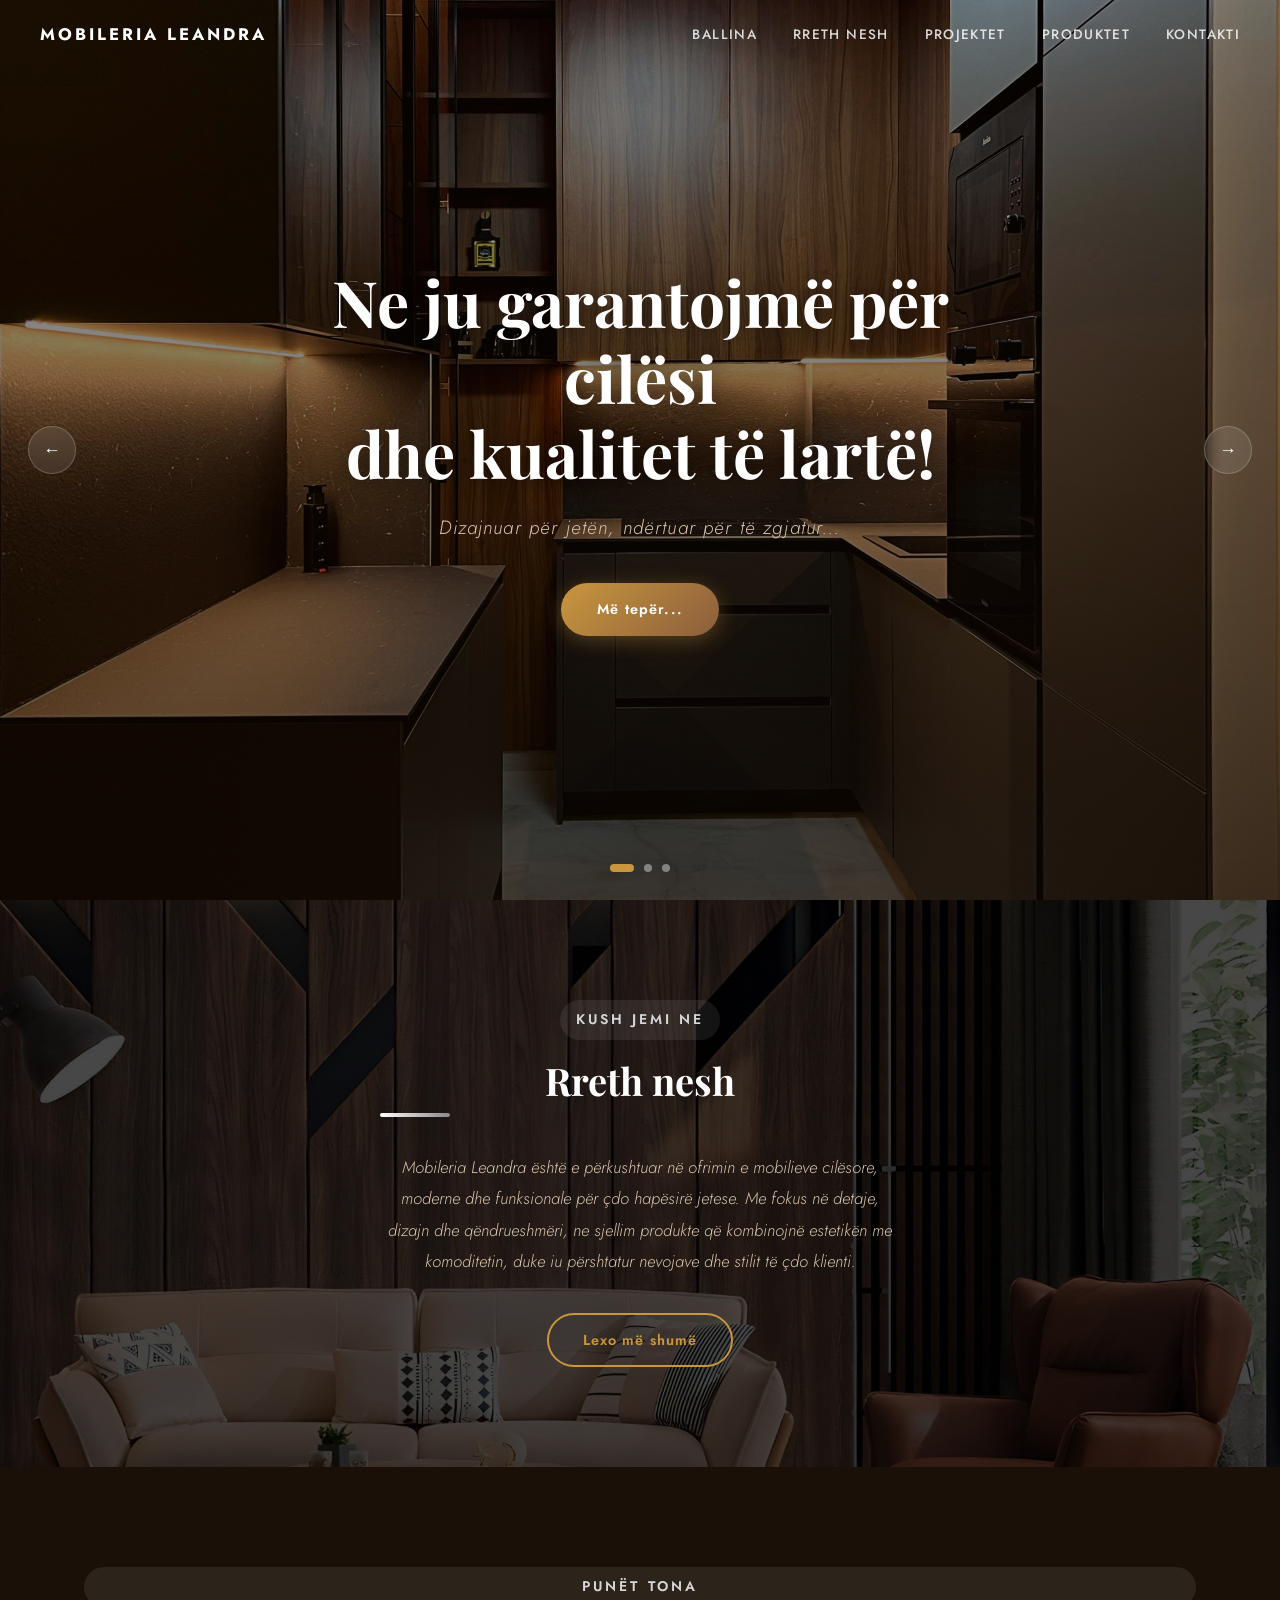
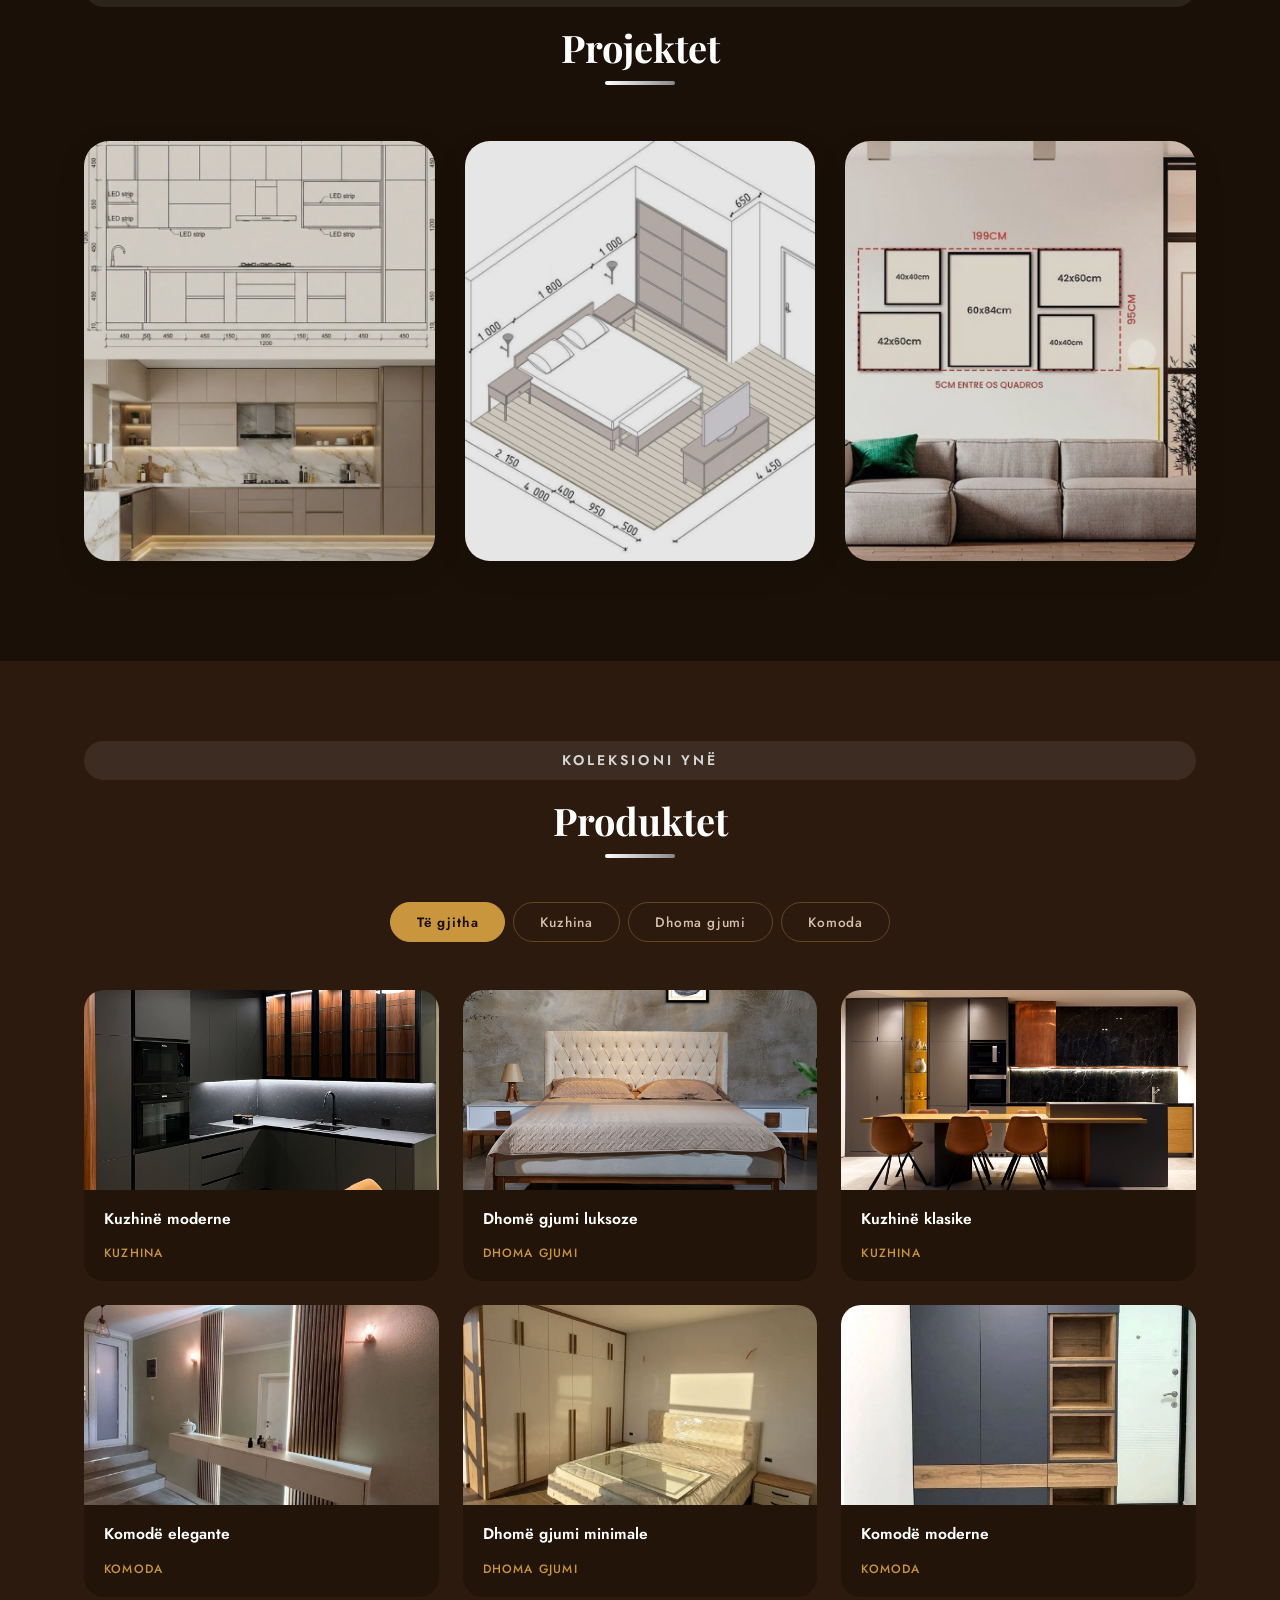
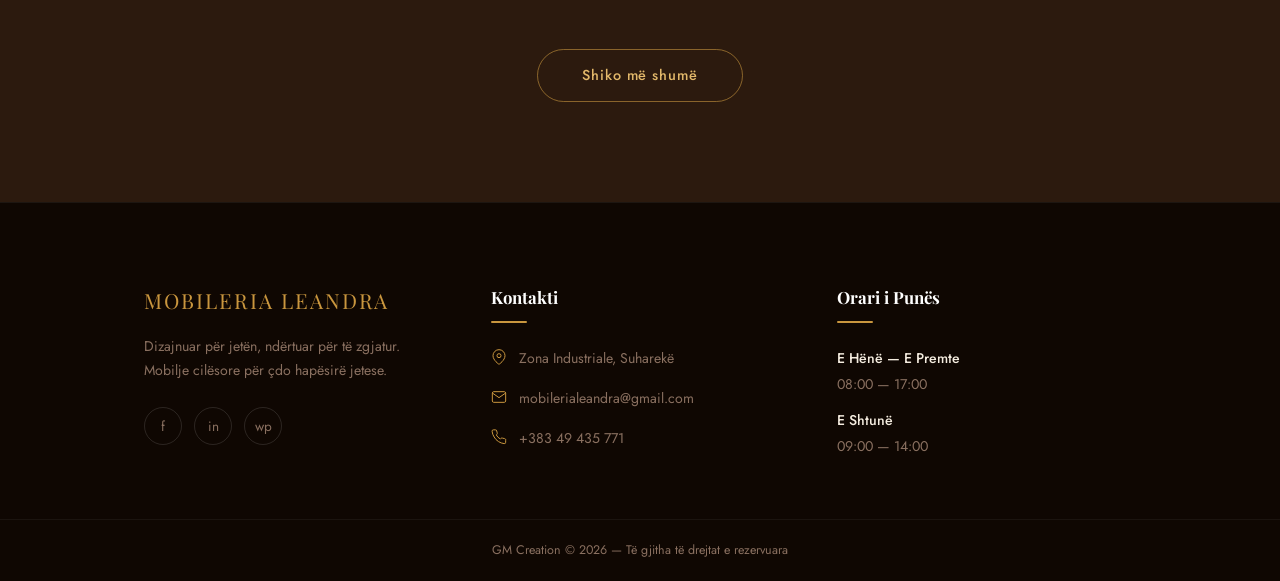
<file: mobilerialeandra/index.html>
<!DOCTYPE html>
<html lang="sq">
<head>
  <meta charset="UTF-8" />
  <meta name="viewport" content="width=device-width, initial-scale=1.0" />
  <title>Mobileria Leandra</title>
  <link rel="stylesheet" href="css/style.css" />
  <link rel="preconnect" href="https://fonts.googleapis.com" />
  <link rel="preconnect" href="https://fonts.gstatic.com" crossorigin />
  <link href="https://fonts.googleapis.com/css2?family=Playfair+Display:ital,wght@0,400;0,600;0,700;1,400&family=Jost:wght@300;400;500;600&display=swap" rel="stylesheet" />
</head>
<body>

  <!-- NAVBAR -->
  <nav class="navbar" id="navbar">
    <div class="nav-container">
      <a href="index.html" class="nav-logo">MOBILERIA LEANDRA</a>
      <button class="hamburger" id="hamburger" aria-label="Menu">
        <span></span><span></span><span></span>
      </button>
      <ul class="nav-links" id="nav-links">
        <li><a href="index.html" class="nav-link active">Ballina</a></li>
        <li><a href="rrethnesh.html" class="nav-link">Rreth nesh</a></li>
        <li><a href="projektet.html" class="nav-link">Projektet</a></li>
        <li><a href="produktet.html" class="nav-link">Produktet</a></li>
        <li><a href="contact.html" class="nav-link">Kontakti</a></li>
      </ul>
    </div>
  </nav>

  <!-- BALLINA / HERO -->
  <section id="ballina" class="hero">
    <div class="hero-slider">
      <div class="hero-slide active" style="background-image: url('img/ft1.jpg')"></div>
      <div class="hero-slide" style="background-image: url('img/DHOME-GJUMI-OSLO-01-scaled.jpg')"></div>
      <div class="hero-slide" style="background-image: url('img/interori1.jpg')"></div>
    </div>
    <div class="hero-overlay"></div>
    <div class="hero-content">
      <h1 class="hero-title">Ne ju garantojmë për cilësi<br>dhe kualitet të lartë!</h1>
      <p class="hero-sub">Dizajnuar për jetën, ndërtuar për të zgjatur...</p>
      <a href="#produktet" class="btn-primary">Më tepër...</a>
    </div>
    <button class="slider-arrow left" id="prevSlide" aria-label="Previous">&#8592;</button>
    <button class="slider-arrow right" id="nextSlide" aria-label="Next">&#8594;</button>
    <div class="slider-dots" id="sliderDots"></div>
  </section>

  <!-- RRETH NESH -->
   
  <section id="rreth-nesh" class="rreth-nesh"  >
    <div class="rreth-bg" style = "background-image: url('img/int2.jpg')"></div>
    <div class="rreth-content"  >
      <div class="section-tag">Kush jemi ne</div>
      <h2 class="section-title">Rreth nesh</h2>
      <div class="divider"></div>
      <p class="rreth-text">
        Mobileria Leandra është e përkushtuar në ofrimin e mobilieve cilësore, moderne dhe funksionale për çdo hapësirë jetese. Me fokus në detaje, dizajn dhe qëndrueshmëri, ne sjellim produkte që kombinojnë estetikën me komoditetin, duke iu përshtatur nevojave dhe stilit të çdo klienti.
      </p>
      <a href="rrethnesh.html" class="btn-secondary">Lexo më shumë</a>
       
    </div>
  </section>

  <!-- PROJEKTET -->
  <section id="projektet" class="projektet">
    <div class="container">
      <div class="section-tag centered">Punët tona</div>
      <h2 class="section-title centered">Projektet</h2>
      <div class="divider centered"></div>
      <div class="projektet-grid">
        <div class="projekt-card" data-index="1">
          <div class="projekt-img-wrap">
            <img src="img/WhatsApp Image 2026-03-28 at 01.39.12.jpeg" alt="Kuzhina" loading="lazy" />
            
          </div>
          <div class="projekt-label">
            <span class="projekt-num">01.</span>
            <span class="projekt-name">Kuzhina</span>
          </div>
        </div>
        <div class="projekt-card" data-index="2">
          <div class="projekt-img-wrap">
            <img src="img/WhatsApp Image 2026-03-28 at 01.42.28.jpeg" alt="Dhoma" loading="lazy" />
           
          </div>
          <div class="projekt-label">
            <span class="projekt-num">02.</span>
            <span class="projekt-name">Dhoma</span>
          </div>
        </div>
        <div class="projekt-card" data-index="3">
          <div class="projekt-img-wrap">
            <img src="img/WhatsApp Image 2026-03-28 at 01.38.58.jpeg" alt="Interiori" loading="lazy" />
           
          </div>
          <div class="projekt-label">
            <span class="projekt-num">03.</span>
            <span class="projekt-name">Interiori</span>
          </div>
        </div>
      </div>
    </div>
  </section>

  <!-- PRODUKTET -->
  <section id="produktet" class="produktet">
    <div class="container">
      <div class="section-tag centered">Koleksioni ynë</div>
      <h2 class="section-title centered">Produktet</h2>
      <div class="divider centered"></div>

      <div class="filter-tabs">
        <button class="filter-btn active" data-filter="all">Të gjitha</button>
        <button class="filter-btn" data-filter="kuzhina">Kuzhina</button>
        <button class="filter-btn" data-filter="dhoma-gjumi">Dhoma gjumi</button>
        <button class="filter-btn" data-filter="komoda">Komoda</button>
      </div>

      <div class="produkte-grid" id="produkteGrid">
        <div class="produkt-card" data-cat="kuzhina">
          <div class="produkt-img-wrap">
            <img src="img/kuzh2.jpg" alt="Kuzhinë moderne" loading="lazy" />
          </div>
          <div class="produkt-info">
            <h3>Kuzhinë moderne</h3>
            <span class="produkt-cat">Kuzhina</span>
          </div>
        </div>
        <div class="produkt-card" data-cat="dhoma-gjumi">
          <div class="produkt-img-wrap">
            <img src="img/DHOME-GJUMI-OSLO-01-scaled.jpg" alt="Dhomë gjumi luksoze" loading="lazy" />
          </div>
          <div class="produkt-info">
            <h3>Dhomë gjumi luksoze</h3>
            <span class="produkt-cat">Dhoma gjumi</span>
          </div>
        </div>
        <div class="produkt-card" data-cat="kuzhina">
          <div class="produkt-img-wrap">
            <img src="img/kuzhina1.jpg" alt="Kuzhinë klasike" loading="lazy" />
          </div>
          <div class="produkt-info">
            <h3>Kuzhinë klasike</h3>
            <span class="produkt-cat">Kuzhina</span>
          </div>
        </div>
        <div class="produkt-card" data-cat="komoda">
          <div class="produkt-img-wrap">
            <img src="img/WhatsApp Image 2026-03-28 at 01.16.38.jpeg" alt="Komodë elegante" loading="lazy" />
          </div>
          <div class="produkt-info">
            <h3>Komodë elegante</h3>
            <span class="produkt-cat">Komoda</span>
          </div>
        </div>
        <div class="produkt-card" data-cat="dhoma-gjumi">
          <div class="produkt-img-wrap">
            <img src="img/WhatsApp Image 2026-03-28 at 01.16.39.jpeg" alt="Dhomë gjumi minimale" loading="lazy" />
          </div>
          <div class="produkt-info">
            <h3>Dhomë gjumi minimale</h3>
            <span class="produkt-cat">Dhoma gjumi</span>
          </div>
        </div>
        <div class="produkt-card" data-cat="komoda">
          <div class="produkt-img-wrap">
            <img src="img/2.jpeg" alt="Komodë moderne" loading="lazy" />
          </div>
          <div class="produkt-info">
            <h3>Komodë moderne</h3>
            <span class="produkt-cat">Komoda</span>
          </div>
        </div>
      </div>

      <div class="show-more-wrap">
        <a href="produktet.html" class="btn-outline" id="showMoreBtn">Shiko më shumë</a>
      </div>
    </div>
  </section>

  

  <!-- FOOTER I RI -->
<footer class="footer-new">
  <div class="footer-grid">

    <!-- KOLONA 1 — Brand -->
    <div class="footer-brand">
      <span class="footer-logo">MOBILERIA LEANDRA</span>
      <p>Dizajnuar për jetën, ndërtuar për të zgjatur. Mobilje cilësore për çdo hapësirë jetese.</p>
      <div class="footer-social">
        <a href="#" aria-label="Facebook">f</a>
        <a href="#" aria-label="Instagram">in</a>
        <a href="#" aria-label="Instagram">wp</a>
      </div>
    </div>

    <!-- KOLONA 2 — Kontakti -->
    <div class="footer-col">
      <h4>Kontakti</h4>
      <ul class="footer-contact-list">
        <li>
          <svg width="16" height="16" viewBox="0 0 24 24" fill="none" stroke="currentColor" stroke-width="1.5"><path d="M21 10c0 7-9 13-9 13s-9-6-9-13a9 9 0 0 1 18 0z"/><circle cx="12" cy="10" r="3"/></svg>
          Zona Industriale, Suharekë
        </li>
        <li>
          <svg width="16" height="16" viewBox="0 0 24 24" fill="none" stroke="currentColor" stroke-width="1.5"><path d="M4 4h16c1.1 0 2 .9 2 2v12c0 1.1-.9 2-2 2H4c-1.1 0-2-.9-2-2V6c0-1.1.9-2 2-2z"/><polyline points="22,6 12,13 2,6"/></svg>
          mobilerialeandra@gmail.com
        </li>
        <li>
          <svg width="16" height="16" viewBox="0 0 24 24" fill="none" stroke="currentColor" stroke-width="1.5"><path d="M22 16.92v3a2 2 0 0 1-2.18 2 19.79 19.79 0 0 1-8.63-3.07A19.5 19.5 0 0 1 4.69 12a19.79 19.79 0 0 1-3.07-8.67A2 2 0 0 1 3.6 1.27h3a2 2 0 0 1 2 1.72c.127.96.361 1.903.7 2.81a2 2 0 0 1-.45 2.11L7.91 8.91a16 16 0 0 0 6.09 6.09l.91-.91a2 2 0 0 1 2.11-.45c.907.339 1.85.573 2.81.7A2 2 0 0 1 22 16.92z"/></svg>
          +383 49 435 771
        </li>
      </ul>
    </div>

    <!-- KOLONA 3 — Orari -->
    <div class="footer-col">
      <h4>Orari i Punës</h4>
      <ul class="footer-hours">
        <li>
          <span>E Hënë — E Premte</span>
          <span>08:00 — 17:00</span>
        </li>
        <li>
          <span>E Shtunë</span>
          <span>09:00 — 14:00</span>
        </li>
        
      </ul>
    </div>
  </div>

  <div class="footer-bottom">
    <p>GM Creation &copy; 2026 &mdash; Të gjitha të drejtat e rezervuara</p>
  </div>
</footer>
  <button id="topBtn" onclick="scrollToTop()">
   ↑
</button>
  <script src="js/main.js"></script>
</body>
</html>
</file>
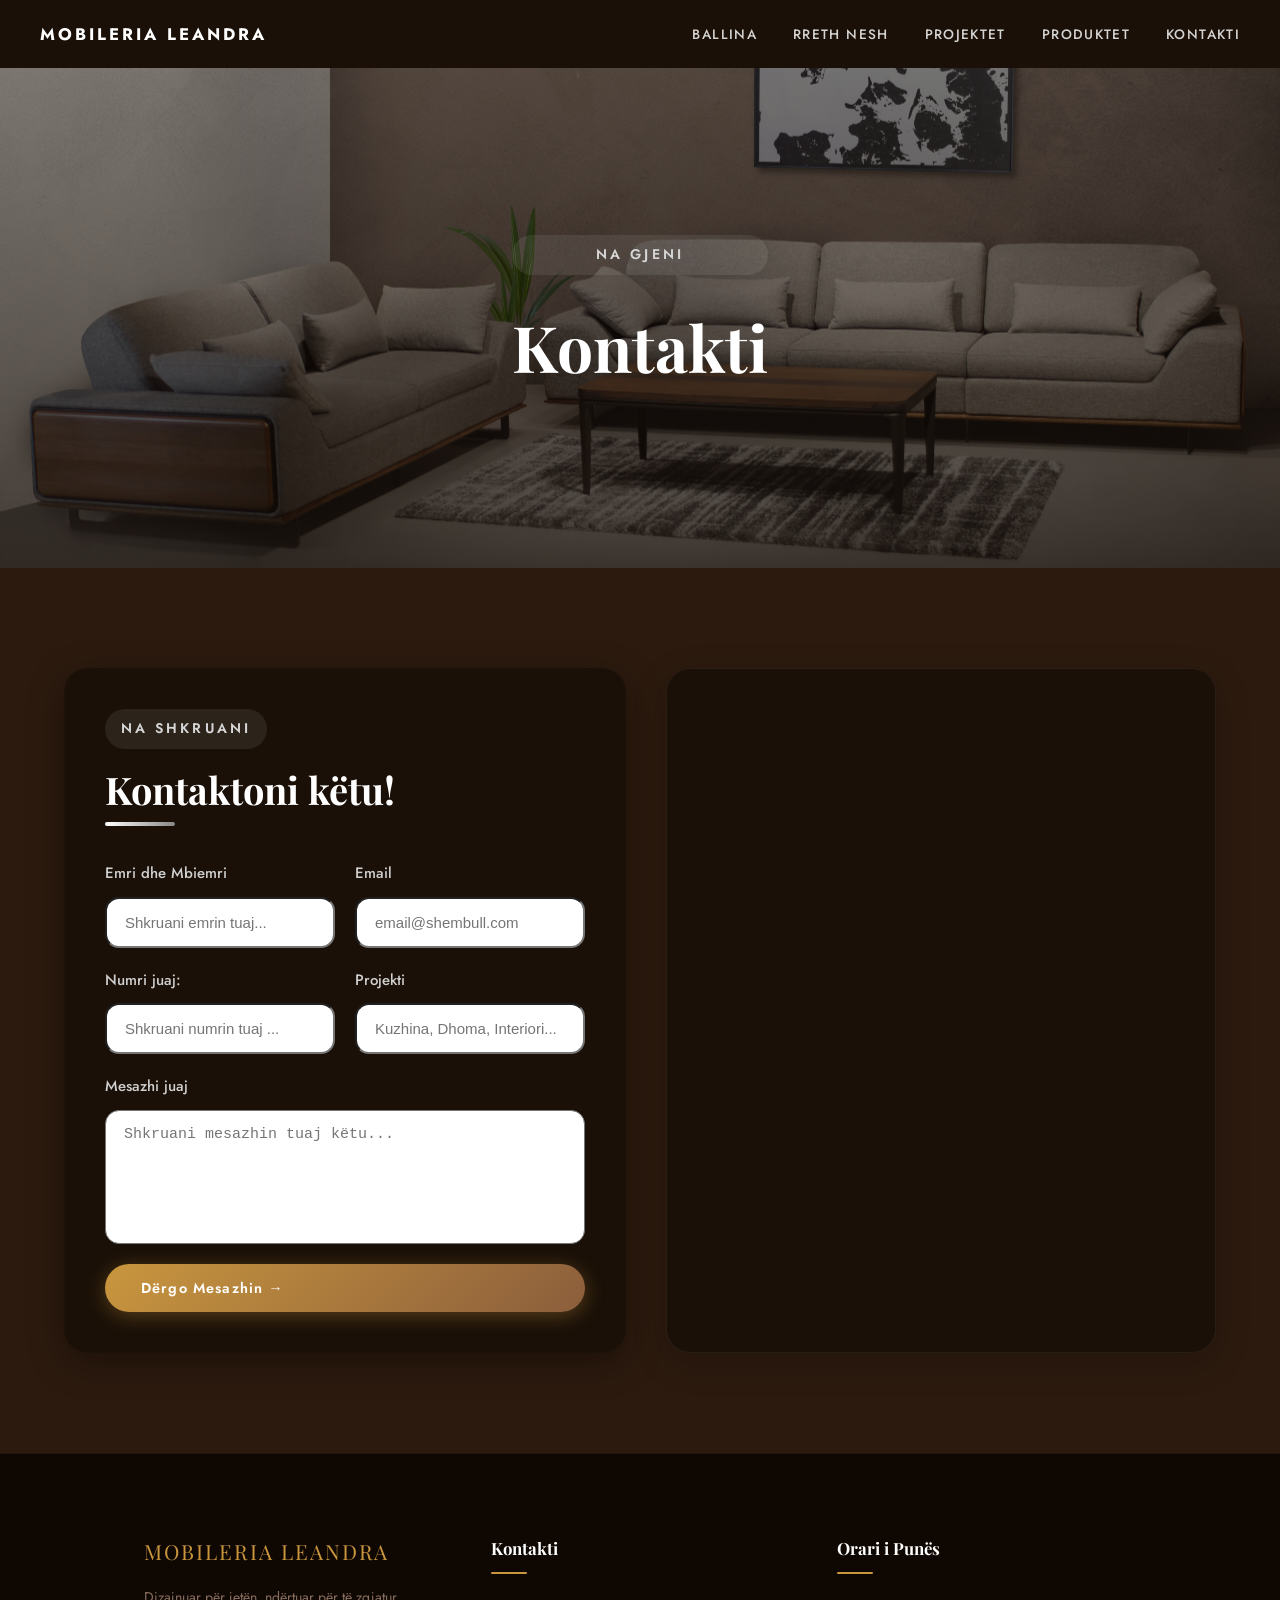
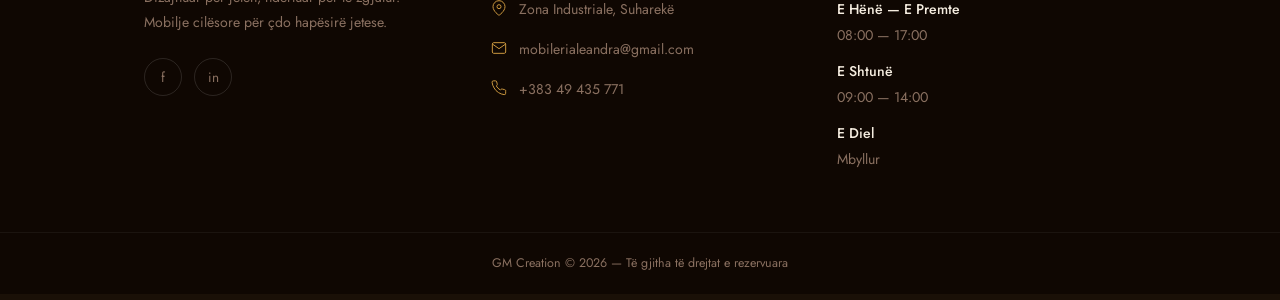
<file: mobilerialeandra/contact.html>
<!DOCTYPE html>
<html lang="sq">
<head>
  <meta charset="UTF-8" />
  <meta name="viewport" content="width=device-width, initial-scale=1.0" />
  <title>Kontakti — Mobileria Leandra</title>
  <link rel="stylesheet" href="css/style.css" />
  <link href="https://fonts.googleapis.com/css2?family=Playfair+Display:ital,wght@0,400;0,600;0,700;1,400&family=Jost:wght@300;400;500;600&display=swap" rel="stylesheet" />
</head>
<body>

  <!-- NAVBAR -->
  <nav class="navbar scrolled" id="navbar">
    <div class="nav-container">
      <a href="index.html" class="nav-logo">MOBILERIA LEANDRA</a>
      <button class="hamburger" id="hamburger" aria-label="Menu">
        <span></span><span></span><span></span>
      </button>
      <ul class="nav-links" id="nav-links">
        <li><a href="index.html" class="nav-link">Ballina</a></li>
        <li><a href="rrethnesh.html" class="nav-link">Rreth nesh</a></li>
        <li><a href="projektet.html" class="nav-link ">Projektet</a></li>
        <li><a href="produktet.html" class="nav-link">Produktet</a></li>
        <li><a href="contact.html" class="nav-link active">Kontakti</a></li>
      </ul>
    </div>
  </nav>




  <!-- PAGE HERO -->
  <section class="page-hero">
    <div class="page-hero-bg" style="background-image: url('img/IMG_0412-scaled.jpg')"></div>
    <div class="page-hero-overlay"></div>
    <div class="page-hero-content">
      <div class="section-tag centered">Na gjeni</div>
      <h1 class="page-hero-title">Kontakti</h1>
    </div>
  </section>



  <!-- KONTAKTI SECTION -->
<section class="kontakt-page">
  <div class="container">
    <div class="kontakt-page-grid">

      <!-- FORMA -->
      <div class="kontakt-form-box">
        <div class="section-tag">Na shkruani</div>
        <h2 class="section-title">Kontaktoni këtu!</h2>
        <div class="divider"></div>

        <form id="contactForm" class="kontakt-form" novalidate>

          <div class="kontakt-form-row">

            <div class="form-group">
              <label for="name">Emri dhe Mbiemri</label>
              <input type="text" id="name" name="name"
                placeholder="Shkruani emrin tuaj..." required />
              <span class="field-error" id="nameError"></span>
            </div>

            <div class="form-group">
              <label for="email">Email</label>
              <input type="email" id="email" name="email"
                placeholder="email@shembull.com" required />
              <span class="field-error" id="emailError"></span>
            </div>

            <div class="form-group">
              <label for="number">Numri juaj:</label>
              <input type="tel" id="number" name="number"
                pattern="[0-9]+"
                placeholder="Shkruani numrin tuaj ..." required />
              <span class="field-error" id="numberError"></span>
            </div>

            <div class="form-group">
              <label for="project">Projekti</label>
              <input type="text" id="project" name="project"
                placeholder="Kuzhina, Dhoma, Interiori..." required />
              <span class="field-error" id="projectError"></span>
            </div>

          </div>

          <!-- FULL WIDTH -->
          <div class="form-group">
            <label for="message">Mesazhi juaj</label>
            <textarea id="message" name="message" rows="6"
              placeholder="Shkruani mesazhin tuaj këtu..." required></textarea>
            <span class="field-error" id="messageError"></span>
          </div>

          <button type="submit" class="btn-primary submit-btn" id="submitBtn">
            <span class="btn-text">Dërgo Mesazhin →</span>
            <span class="btn-loader" style="display:none">Duke dërguar...</span>
          </button>

          <div id="formSuccess" style="display:none; margin-top:16px; padding:16px 20px; background:rgba(80,170,80,0.12); border:1px solid rgba(80,170,80,0.35); border-radius:8px; color:#8dce8d; font-size:0.95rem;">
            ✓ Mesazhi u dërgua me sukses! Do t'ju kontaktojmë së shpejti.
          </div>

          <div id="formErrorMsg" style="display:none; margin-top:16px; padding:16px 20px; background:rgba(200,60,60,0.12); border:1px solid rgba(200,60,60,0.35); border-radius:8px; color:#e08080; font-size:0.95rem;">
            Ndodhi një gabim. Provoni përsëri.
          </div>



        </form>
      </div>

      <!-- HARTA -->
      <div class="kontakt-map">
        <iframe
          src="https://www.google.com/maps/embed?pb=!1m18!1m12!1m3!1d2949.123!2d20.8297!3d42.3601!2m3!1f0!2f0!3f0!3m2!1i1024!2i768!4f13.1!3m3!1m2!1s0x0%3A0x0!2zNDLCsDIxJzM2LjQiTiAyMMKwNDknNDYuOSJF!5e0!3m2!1sen!2s!4v1620000000000!5m2!1sen!2s"
          loading="lazy">
        </iframe>
      </div>

    </div>
  </div>
</section>

  <!-- FOOTER -->
  <footer class="footer-new">
    <div class="footer-grid">
      <div class="footer-brand">
        <span class="footer-logo">MOBILERIA LEANDRA</span>
        <p>Dizajnuar për jetën, ndërtuar për të zgjatur. Mobilje cilësore për çdo hapësirë jetese.</p>
        <div class="footer-social">
          <a href="#" aria-label="Facebook">f</a>
          <a href="#" aria-label="Instagram">in</a>
        </div>
      </div>
      <div class="footer-col">
        <h4>Kontakti</h4>
        <ul class="footer-contact-list">
          <li>
            <svg width="16" height="16" viewBox="0 0 24 24" fill="none" stroke="currentColor" stroke-width="1.5"><path d="M21 10c0 7-9 13-9 13s-9-6-9-13a9 9 0 0 1 18 0z"/><circle cx="12" cy="10" r="3"/></svg>
            Zona Industriale, Suharekë
          </li>
          <li>
            <svg width="16" height="16" viewBox="0 0 24 24" fill="none" stroke="currentColor" stroke-width="1.5"><path d="M4 4h16c1.1 0 2 .9 2 2v12c0 1.1-.9 2-2 2H4c-1.1 0-2-.9-2-2V6c0-1.1.9-2 2-2z"/><polyline points="22,6 12,13 2,6"/></svg>
            mobilerialeandra@gmail.com
          </li>
          <li>
            <svg width="16" height="16" viewBox="0 0 24 24" fill="none" stroke="currentColor" stroke-width="1.5"><path d="M22 16.92v3a2 2 0 0 1-2.18 2 19.79 19.79 0 0 1-8.63-3.07A19.5 19.5 0 0 1 4.69 12a19.79 19.79 0 0 1-3.07-8.67A2 2 0 0 1 3.6 1.27h3a2 2 0 0 1 2 1.72c.127.96.361 1.903.7 2.81a2 2 0 0 1-.45 2.11L7.91 8.91a16 16 0 0 0 6.09 6.09l.91-.91a2 2 0 0 1 2.11-.45c.907.339 1.85.573 2.81.7A2 2 0 0 1 22 16.92z"/></svg>
            +383 49 435 771
          </li>
        </ul>
      </div>
      <div class="footer-col">
        <h4>Orari i Punës</h4>
        <ul class="footer-hours">
          <li><span>E Hënë — E Premte</span><span>08:00 — 17:00</span></li>
          <li><span>E Shtunë</span><span>09:00 — 14:00</span></li>
          <li><span>E Diel</span><span>Mbyllur</span></li>
        </ul>
      </div>
    </div>
    <div class="footer-bottom">
      <p>GM Creation &copy; 2026 &mdash; Të gjitha të drejtat e rezervuara</p>
    </div>
  </footer>
 <button id="topBtn" onclick="scrollToTop()">
   ↑
</button>
  <script src="js/main.js"></script>
</body>
</html>
</file>
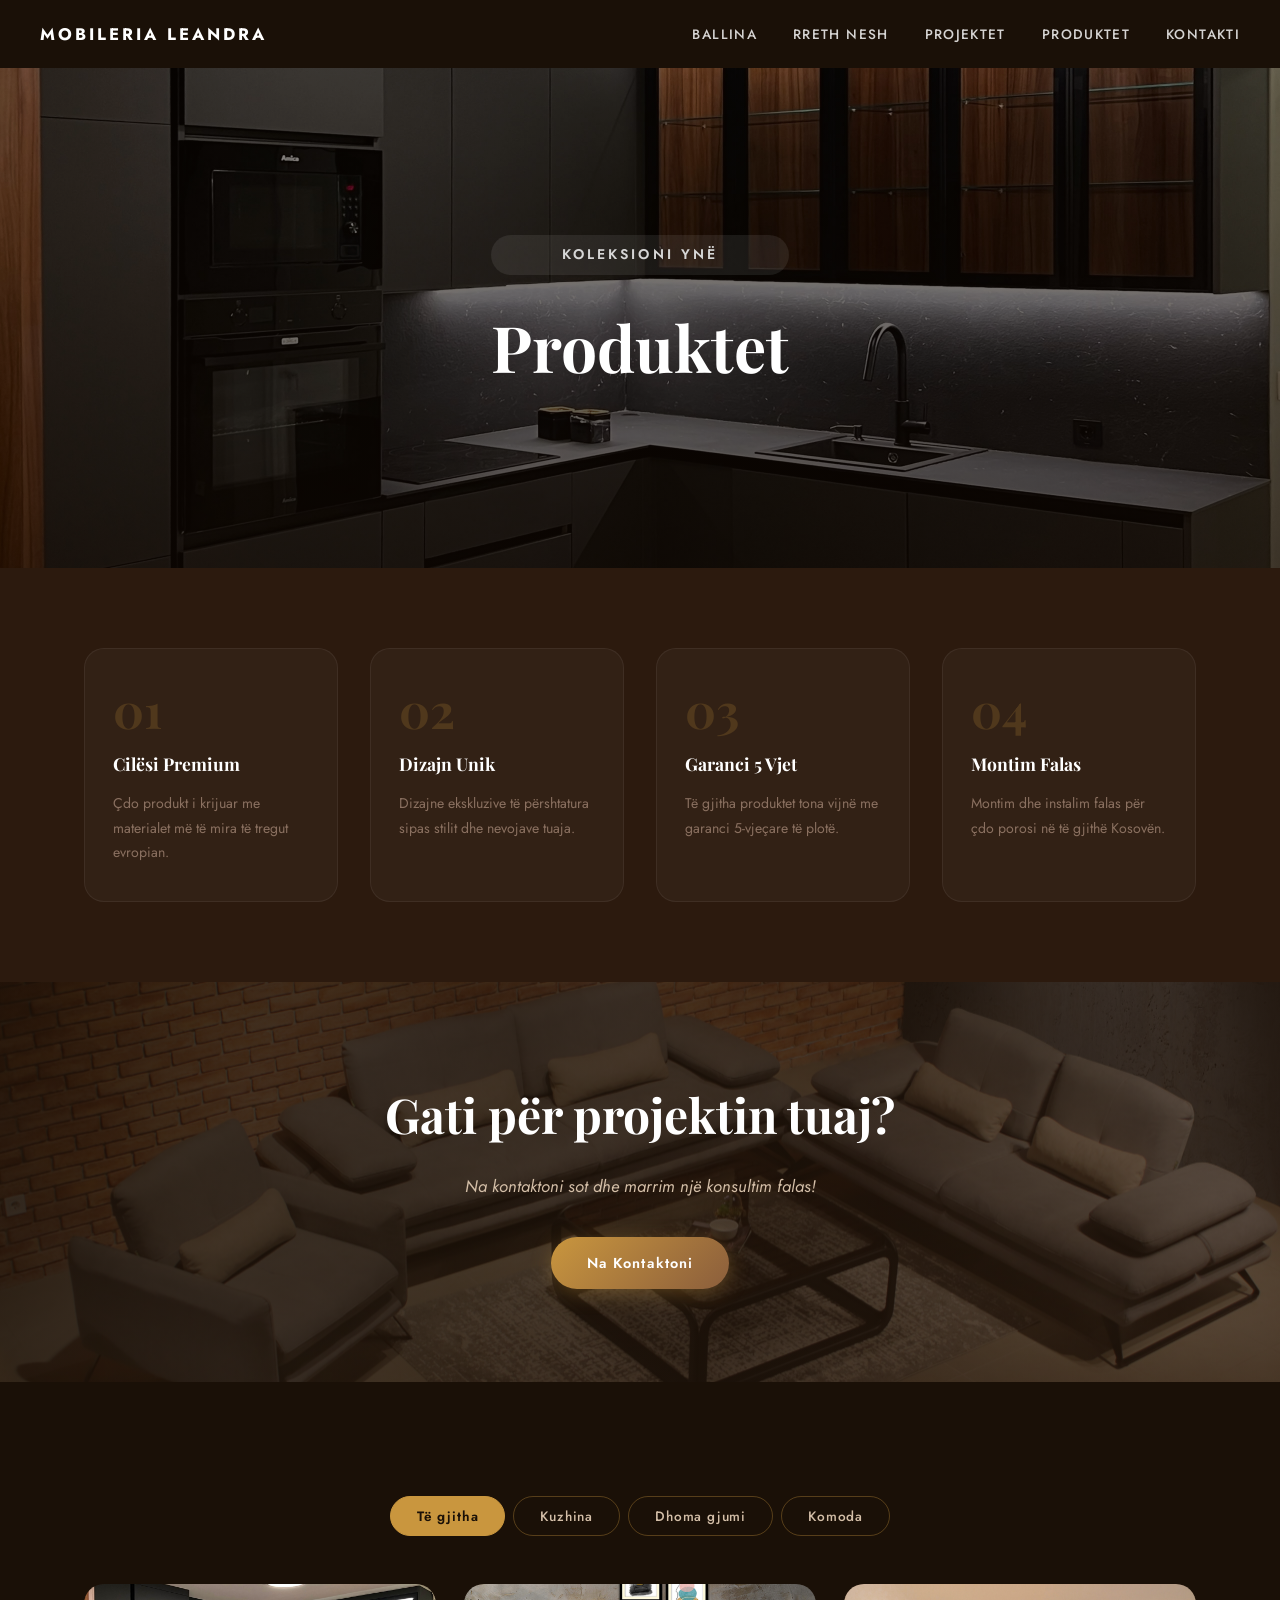
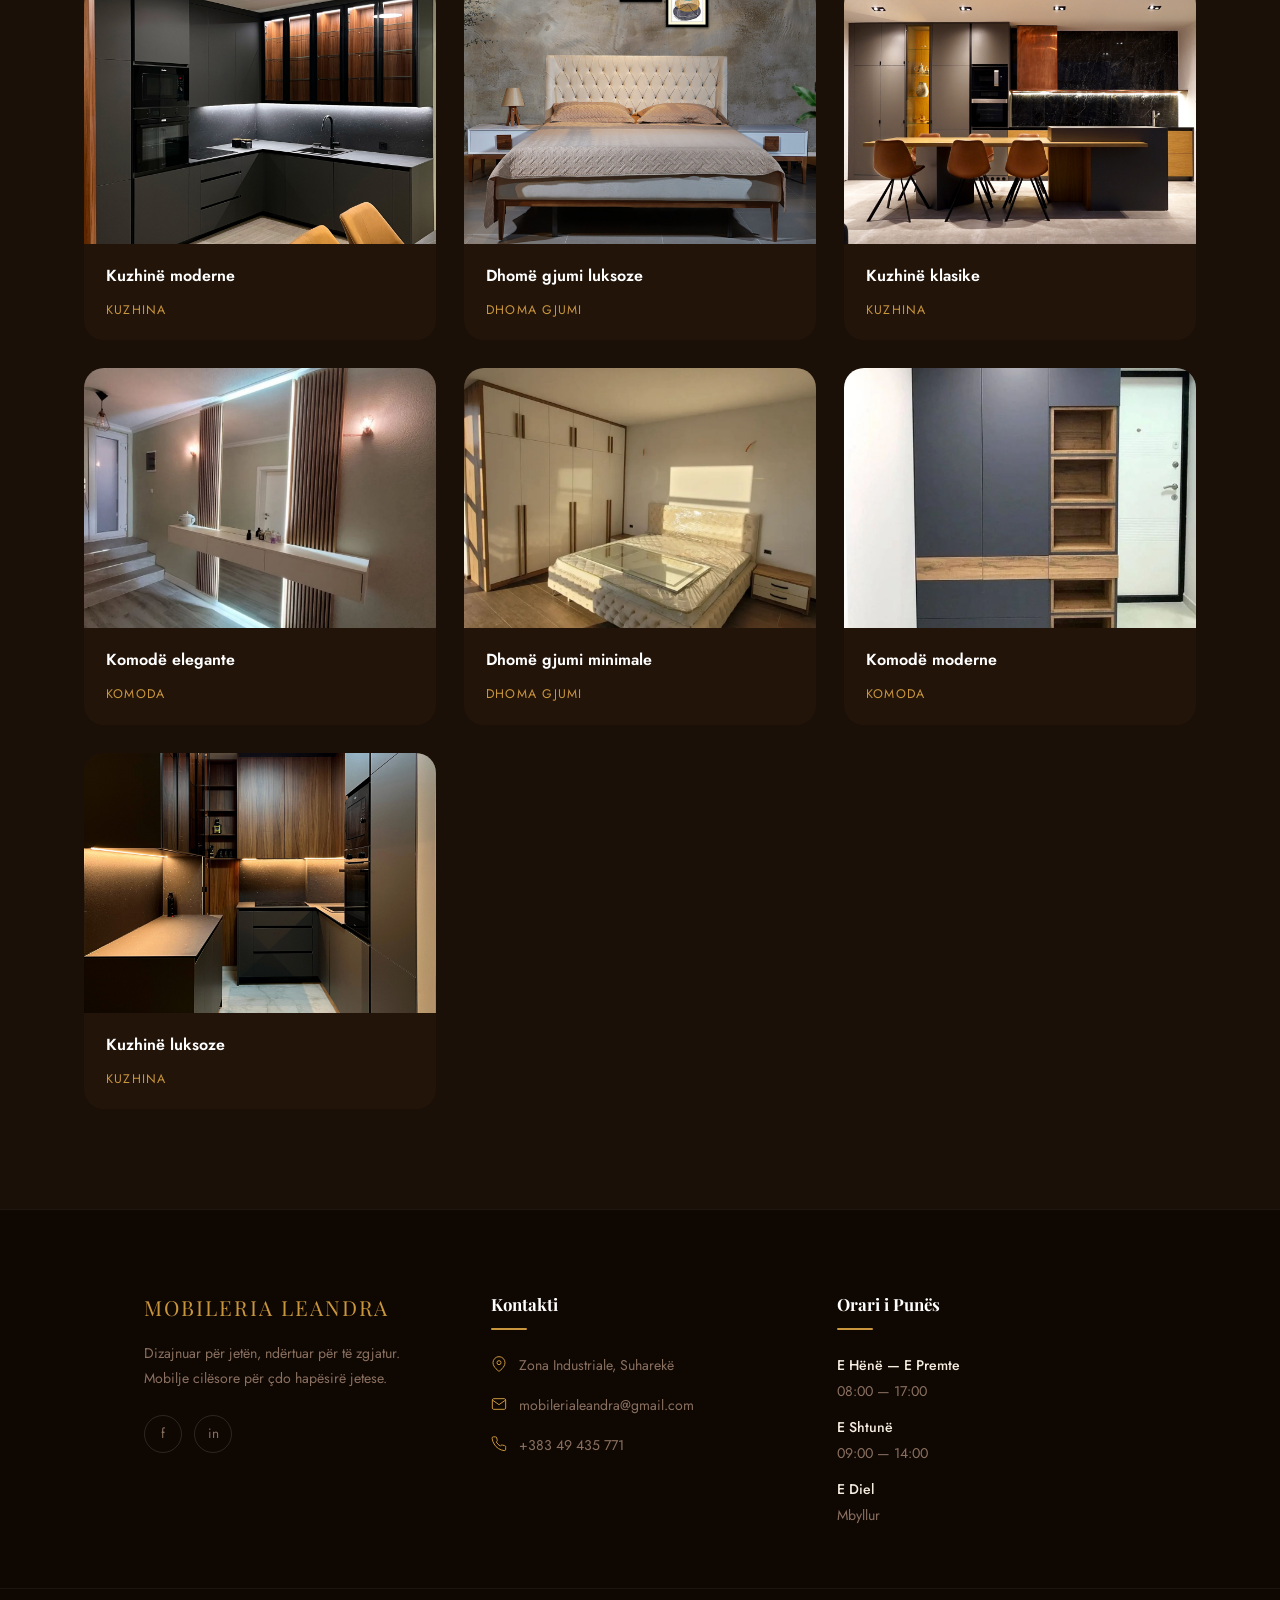
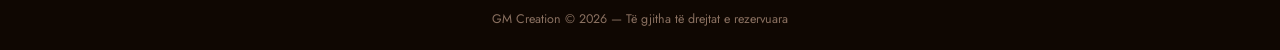
<file: mobilerialeandra/produktet.html>
<!DOCTYPE html>
<html lang="sq">
<head>
  <meta charset="UTF-8" />
  <meta name="viewport" content="width=device-width, initial-scale=1.0" />
  <title>Produktet — Mobileria Leandra</title>
  <link rel="stylesheet" href="css/style.css" />
  <link href="https://fonts.googleapis.com/css2?family=Playfair+Display:ital,wght@0,400;0,600;0,700;1,400&family=Jost:wght@300;400;500;600&display=swap" rel="stylesheet" />
</head>
<body>

  <!-- NAVBAR -->
  <nav class="navbar scrolled" id="navbar">
    <div class="nav-container">
      <a href="index.html" class="nav-logo">MOBILERIA LEANDRA</a>
      <button class="hamburger" id="hamburger" aria-label="Menu">
        <span></span><span></span><span></span>
      </button>
      <ul class="nav-links" id="nav-links">
        <li><a href="index.html" class="nav-link">Ballina</a></li>
        <li><a href="rrethnesh.html" class="nav-link">Rreth nesh</a></li>
        <li><a href="projektet.html" class="nav-link">Projektet</a></li>
        <li><a href="produktet.html" class="nav-link active">Produktet</a></li>
        <li><a href="contact.html" class="nav-link">Kontakti</a></li>
      </ul>
    </div>
  </nav>
    <!-- PAGE HERO -->
  <section class="page-hero">
    <div class="page-hero-bg" style="background-image: url('img/kuzh2.jpg')"></div>
    <div class="page-hero-overlay"></div>
    <div class="page-hero-content">
      <div class="section-tag centered">Koleksioni ynë</div>
      <h1 class="page-hero-title">Produktet</h1>
    </div>
  </section>

<!-- SECTION — PERSE NE -->
<section class="perse-ne">
  <div class="container">
    <div class="perse-ne-grid">
      <div class="perse-ne-item">
        <div class="perse-ne-num">01</div>
        <h3>Cilësi Premium</h3>
        <p>Çdo produkt i krijuar me materialet më të mira të tregut evropian.</p>
      </div>
      <div class="perse-ne-item">
        <div class="perse-ne-num">02</div>
        <h3>Dizajn Unik</h3>
        <p>Dizajne ekskluzive të përshtatura sipas stilit dhe nevojave tuaja.</p>
      </div>
      <div class="perse-ne-item">
        <div class="perse-ne-num">03</div>
        <h3>Garanci 5 Vjet</h3>
        <p>Të gjitha produktet tona vijnë me garanci 5-vjeçare të plotë.</p>
      </div>
      <div class="perse-ne-item">
        <div class="perse-ne-num">04</div>
        <h3>Montim Falas</h3>
        <p>Montim dhe instalim falas për çdo porosi në të gjithë Kosovën.</p>
      </div>
    </div>
  </div>
</section>

<!-- SECTION — CTA BANNER -->
<section class="cta-banner">
  <div class="cta-banner-bg" style="background-image: url('img/interori1.jpg')"></div>
  <div class="cta-banner-overlay"></div>
  <div class="cta-banner-content">
    <h2>Gati për projektin tuaj?</h2>
    <p>Na kontaktoni sot dhe marrim një konsultim falas!</p>
    <a href="contact.html" class="btn-primary">Na Kontaktoni</a>
  </div>
</section>


  <!-- FILTER + GRID -->
  <section class="produkte-page">
    <div class="container">

      <!-- FILTER TABS -->
      <div class="filter-tabs">
        <button class="filter-btn active" data-filter="all">Të gjitha</button>
        <button class="filter-btn" data-filter="kuzhina">Kuzhina</button>
        <button class="filter-btn" data-filter="dhoma-gjumi">Dhoma gjumi</button>
        <button class="filter-btn" data-filter="komoda">Komoda</button>
      </div>

      <!-- GRID -->
      <div class="produkte-page-grid" id="produkteGrid">

        <div class="produkte-page-card" data-cat="kuzhina">
          <div class="produkte-page-img">
            <img src="img/kuzh2.jpg" alt="Kuzhinë moderne" loading="lazy" />
         
          </div>
          <div class="produkte-page-info">
            <h3>Kuzhinë moderne</h3>
            <span>Kuzhina</span>
          </div>
        </div>

        <div class="produkte-page-card" data-cat="dhoma-gjumi">
          <div class="produkte-page-img">
            <img src="img/DHOME-GJUMI-OSLO-01-scaled.jpg" alt="Dhomë gjumi luksoze" loading="lazy" />
           
          </div>
          <div class="produkte-page-info">
            <h3>Dhomë gjumi luksoze</h3>
            <span>Dhoma gjumi</span>
          </div>
        </div>

        <div class="produkte-page-card" data-cat="kuzhina">
          <div class="produkte-page-img">
            <img src="img/kuzhina1.jpg" alt="Kuzhinë klasike" loading="lazy" />
            
          </div>
          <div class="produkte-page-info">
            <h3>Kuzhinë klasike</h3>
            <span>Kuzhina</span>
          </div>
        </div>

        <div class="produkte-page-card" data-cat="komoda">
          <div class="produkte-page-img">
            <img src="img/WhatsApp Image 2026-03-28 at 01.16.38.jpeg" alt="Komodë elegante" loading="lazy" />
          
          </div>
          <div class="produkte-page-info">
            <h3>Komodë elegante</h3>
            <span>Komoda</span>
          </div>
        </div>

        <div class="produkte-page-card" data-cat="dhoma-gjumi">
          <div class="produkte-page-img">
            <img src="img/WhatsApp Image 2026-03-28 at 01.16.39.jpeg" alt="Dhomë gjumi minimale" loading="lazy" />
            
          </div>
          <div class="produkte-page-info">
            <h3>Dhomë gjumi minimale</h3>
            <span>Dhoma gjumi</span>
          </div>
        </div>

        <div class="produkte-page-card" data-cat="komoda">
          <div class="produkte-page-img">
            <img src="img/2.jpeg" alt="Komodë moderne" loading="lazy" />
           
          </div>
          <div class="produkte-page-info">
            <h3>Komodë moderne</h3>
            <span>Komoda</span>
          </div>
        </div>

        <div class="produkte-page-card" data-cat="kuzhina">
          <div class="produkte-page-img">
            <img src="img/ft1.jpg" alt="Kuzhinë luksoze" loading="lazy" />
          
          </div>
          <div class="produkte-page-info">
            <h3>Kuzhinë luksoze</h3>
            <span>Kuzhina</span>
          </div>
        </div>


      </div>
    </div>
  </section>

  <!-- FOOTER -->
  <footer class="footer-new">
    <div class="footer-grid">
      <div class="footer-brand">
        <span class="footer-logo">MOBILERIA LEANDRA</span>
        <p>Dizajnuar për jetën, ndërtuar për të zgjatur. Mobilje cilësore për çdo hapësirë jetese.</p>
        <div class="footer-social">
          <a href="#" aria-label="Facebook">f</a>
          <a href="#" aria-label="Instagram">in</a>
        </div>
      </div>
      <div class="footer-col">
        <h4>Kontakti</h4>
        <ul class="footer-contact-list">
          <li>
            <svg width="16" height="16" viewBox="0 0 24 24" fill="none" stroke="currentColor" stroke-width="1.5"><path d="M21 10c0 7-9 13-9 13s-9-6-9-13a9 9 0 0 1 18 0z"/><circle cx="12" cy="10" r="3"/></svg>
            Zona Industriale, Suharekë
          </li>
          <li>
            <svg width="16" height="16" viewBox="0 0 24 24" fill="none" stroke="currentColor" stroke-width="1.5"><path d="M4 4h16c1.1 0 2 .9 2 2v12c0 1.1-.9 2-2 2H4c-1.1 0-2-.9-2-2V6c0-1.1.9-2 2-2z"/><polyline points="22,6 12,13 2,6"/></svg>
            mobilerialeandra@gmail.com
          </li>
          <li>
            <svg width="16" height="16" viewBox="0 0 24 24" fill="none" stroke="currentColor" stroke-width="1.5"><path d="M22 16.92v3a2 2 0 0 1-2.18 2 19.79 19.79 0 0 1-8.63-3.07A19.5 19.5 0 0 1 4.69 12a19.79 19.79 0 0 1-3.07-8.67A2 2 0 0 1 3.6 1.27h3a2 2 0 0 1 2 1.72c.127.96.361 1.903.7 2.81a2 2 0 0 1-.45 2.11L7.91 8.91a16 16 0 0 0 6.09 6.09l.91-.91a2 2 0 0 1 2.11-.45c.907.339 1.85.573 2.81.7A2 2 0 0 1 22 16.92z"/></svg>
            +383 49 435 771
          </li>
        </ul>
      </div>
      <div class="footer-col">
        <h4>Orari i Punës</h4>
        <ul class="footer-hours">
          <li><span>E Hënë — E Premte</span><span>08:00 — 17:00</span></li>
          <li><span>E Shtunë</span><span>09:00 — 14:00</span></li>
          <li><span>E Diel</span><span>Mbyllur</span></li>
        </ul>
      </div>
    </div>
    <div class="footer-bottom">
      <p>GM Creation &copy; 2026 &mdash; Të gjitha të drejtat e rezervuara</p>
    </div>
  </footer>
<button id="topBtn" onclick="scrollToTop()">
   ↑
</button>
  <script src="js/main.js"></script>
</body>
</html>
</file>
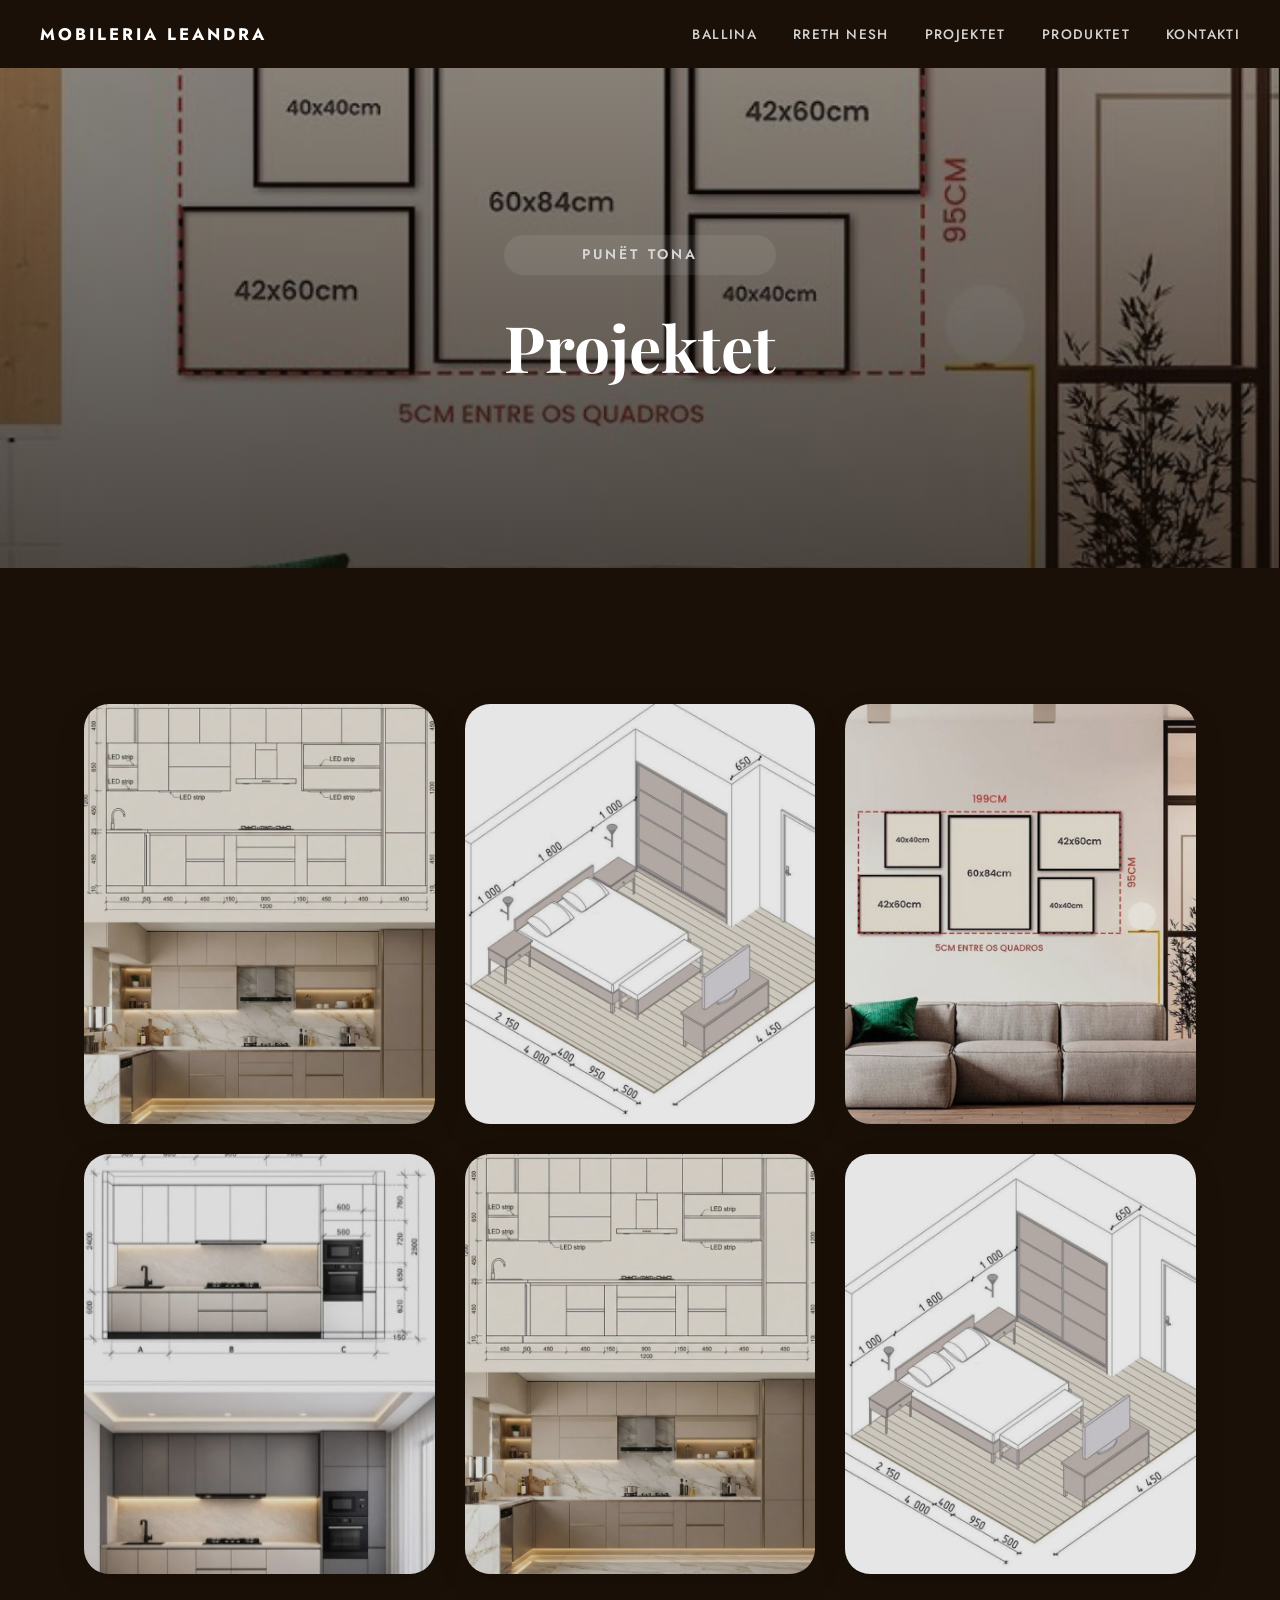
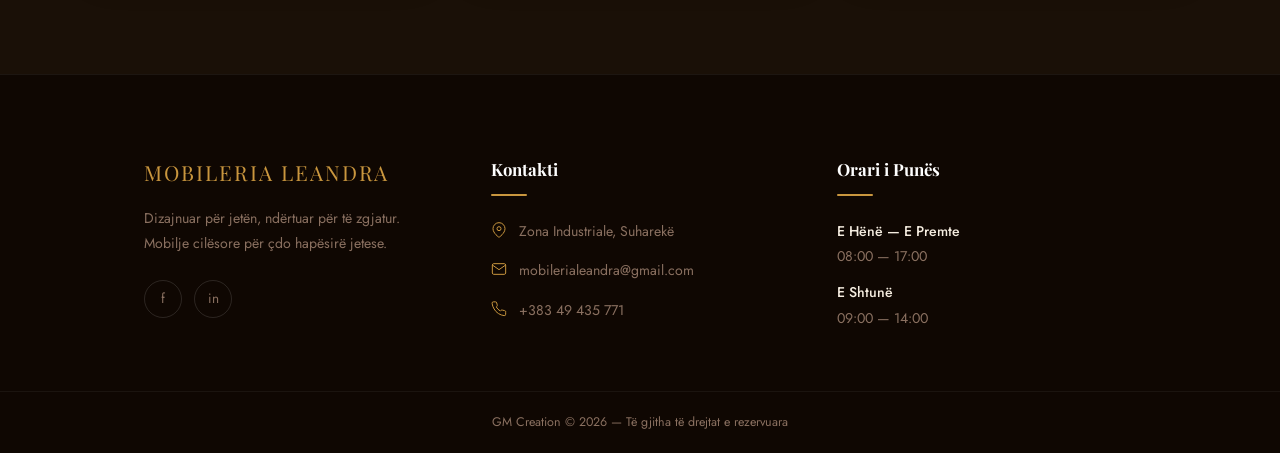
<file: mobilerialeandra/projektet.html>
<!DOCTYPE html>
<html lang="sq">
<head>
  <meta charset="UTF-8" />
  <meta name="viewport" content="width=device-width, initial-scale=1.0" />
  <title>Projektet — Mobileria Leandra</title>
  <link rel="stylesheet" href="css/style.css" />
  <link href="https://fonts.googleapis.com/css2?family=Playfair+Display:ital,wght@0,400;0,600;0,700;1,400&family=Jost:wght@300;400;500;600&display=swap" rel="stylesheet" />
</head>
<body>

  <!-- NAVBAR -->
  <nav class="navbar scrolled" id="navbar">
    <div class="nav-container">
      <a href="index.html" class="nav-logo">MOBILERIA LEANDRA</a>
      <button class="hamburger" id="hamburger" aria-label="Menu">
        <span></span><span></span><span></span>
      </button>
      <ul class="nav-links" id="nav-links">
        <li><a href="index.html" class="nav-link">Ballina</a></li>
        <li><a href="rrethnesh.html" class="nav-link">Rreth nesh</a></li>
        <li><a href="projektet.html" class="nav-link active">Projektet</a></li>
        <li><a href="produktet.html" class="nav-link">Produktet</a></li>
        <li><a href="contact.html" class="nav-link">Kontakti</a></li>
      </ul>
    </div>
  </nav>

  <!-- PAGE HERO -->
  <section class="page-hero">
    <div class="page-hero-bg" style="background-image: url('img/WhatsApp\ Image\ 2026-03-28\ at\ 01.38.58.jpeg')"></div>
    <div class="page-hero-overlay"></div>
    <div class="page-hero-content">
      <div class="section-tag centered">Punët tona</div>
      <h1 class="page-hero-title">Projektet</h1>
    </div>
  </section>

  <!-- PROJEKTET -->
  <section class="projektet" style="padding-top: 80px;">
    <div class="container">
      <div class="projektet-grid">
        <div class="projekt-card">
          <div class="projekt-img-wrap">
            <img src="img/WhatsApp Image 2026-03-28 at 01.39.12.jpeg" alt="Kuzhina" loading="lazy" />
            
          </div>
          <div class="projekt-label">
            <span class="projekt-num">01.</span>
            <span class="projekt-name">Kuzhina</span>
          </div>
        </div>
        <div class="projekt-card">
          <div class="projekt-img-wrap">
            <img src="img/WhatsApp Image 2026-03-28 at 01.42.28.jpeg" alt="Dhoma" loading="lazy" />
            
          </div>
          <div class="projekt-label">
            <span class="projekt-num">02.</span>
            <span class="projekt-name">Dhoma</span>
          </div>
        </div>
        <div class="projekt-card">
          <div class="projekt-img-wrap">
            <img src="img/WhatsApp Image 2026-03-28 at 01.38.58.jpeg" alt="Interiori" loading="lazy" />
            
          </div>
          <div class="projekt-label">
            <span class="projekt-num">03.</span>
            <span class="projekt-name">Interiori</span>
          </div>
        </div>
        <div class="projekt-card">
          <div class="projekt-img-wrap">
            <img src="img/WhatsApp Image 2026-05-11 at 14.16.21.jpeg" alt="Kuzhina 2" loading="lazy" />
         
          </div>
          <div class="projekt-label">
            <span class="projekt-num">04.</span>
            <span class="projekt-name">Kuzhina</span>
          </div>
        </div>
        <div class="projekt-card">
          <div class="projekt-img-wrap">
            <img src="img/WhatsApp Image 2026-03-28 at 01.39.12.jpeg" alt="Dhoma gjumi" loading="lazy" />
            
          </div>
          <div class="projekt-label">
            <span class="projekt-num">05.</span>
            <span class="projekt-name">Dhoma gjumi</span>
          </div>
        </div>
        <div class="projekt-card">
          <div class="projekt-img-wrap">
            <img src="img/WhatsApp Image 2026-03-28 at 01.42.28.jpeg" alt="Interiori 2" loading="lazy" />
          </div>
          <div class="projekt-label">
            <span class="projekt-num">06.</span>
            <span class="projekt-name">Interiori</span>
          </div>
        </div>
      </div>
    </div>
  </section>

 <!-- FOOTER I RI -->
<footer class="footer-new">
  <div class="footer-grid">

    <!-- KOLONA 1 — Brand -->
    <div class="footer-brand">
      <span class="footer-logo">MOBILERIA LEANDRA</span>
      <p>Dizajnuar për jetën, ndërtuar për të zgjatur. Mobilje cilësore për çdo hapësirë jetese.</p>
      <div class="footer-social">
        <a href="#" aria-label="Facebook">f</a>
        <a href="#" aria-label="Instagram">in</a>
      </div>
    </div>

    <!-- KOLONA 2 — Kontakti -->
    <div class="footer-col">
      <h4>Kontakti</h4>
      <ul class="footer-contact-list">
        <li>
          <svg width="16" height="16" viewBox="0 0 24 24" fill="none" stroke="currentColor" stroke-width="1.5"><path d="M21 10c0 7-9 13-9 13s-9-6-9-13a9 9 0 0 1 18 0z"/><circle cx="12" cy="10" r="3"/></svg>
          Zona Industriale, Suharekë
        </li>
        <li>
          <svg width="16" height="16" viewBox="0 0 24 24" fill="none" stroke="currentColor" stroke-width="1.5"><path d="M4 4h16c1.1 0 2 .9 2 2v12c0 1.1-.9 2-2 2H4c-1.1 0-2-.9-2-2V6c0-1.1.9-2 2-2z"/><polyline points="22,6 12,13 2,6"/></svg>
          mobilerialeandra@gmail.com
        </li>
        <li>
          <svg width="16" height="16" viewBox="0 0 24 24" fill="none" stroke="currentColor" stroke-width="1.5"><path d="M22 16.92v3a2 2 0 0 1-2.18 2 19.79 19.79 0 0 1-8.63-3.07A19.5 19.5 0 0 1 4.69 12a19.79 19.79 0 0 1-3.07-8.67A2 2 0 0 1 3.6 1.27h3a2 2 0 0 1 2 1.72c.127.96.361 1.903.7 2.81a2 2 0 0 1-.45 2.11L7.91 8.91a16 16 0 0 0 6.09 6.09l.91-.91a2 2 0 0 1 2.11-.45c.907.339 1.85.573 2.81.7A2 2 0 0 1 22 16.92z"/></svg>
          +383 49 435 771
        </li>
      </ul>
    </div>

    <!-- KOLONA 3 — Orari -->
    <div class="footer-col">
      <h4>Orari i Punës</h4>
      <ul class="footer-hours">
        <li>
          <span>E Hënë — E Premte</span>
          <span>08:00 — 17:00</span>
        </li>
        <li>
          <span>E Shtunë</span>
          <span>09:00 — 14:00</span>
        </li>
        
      </ul>
    </div>
  </div>

  <div class="footer-bottom">
    <p>GM Creation &copy; 2026 &mdash; Të gjitha të drejtat e rezervuara</p>
  </div>
</footer>
<button id="topBtn" onclick="scrollToTop()">
   ↑
</button>
  <script src="js/main.js"></script>
</body>
</html>
</file>
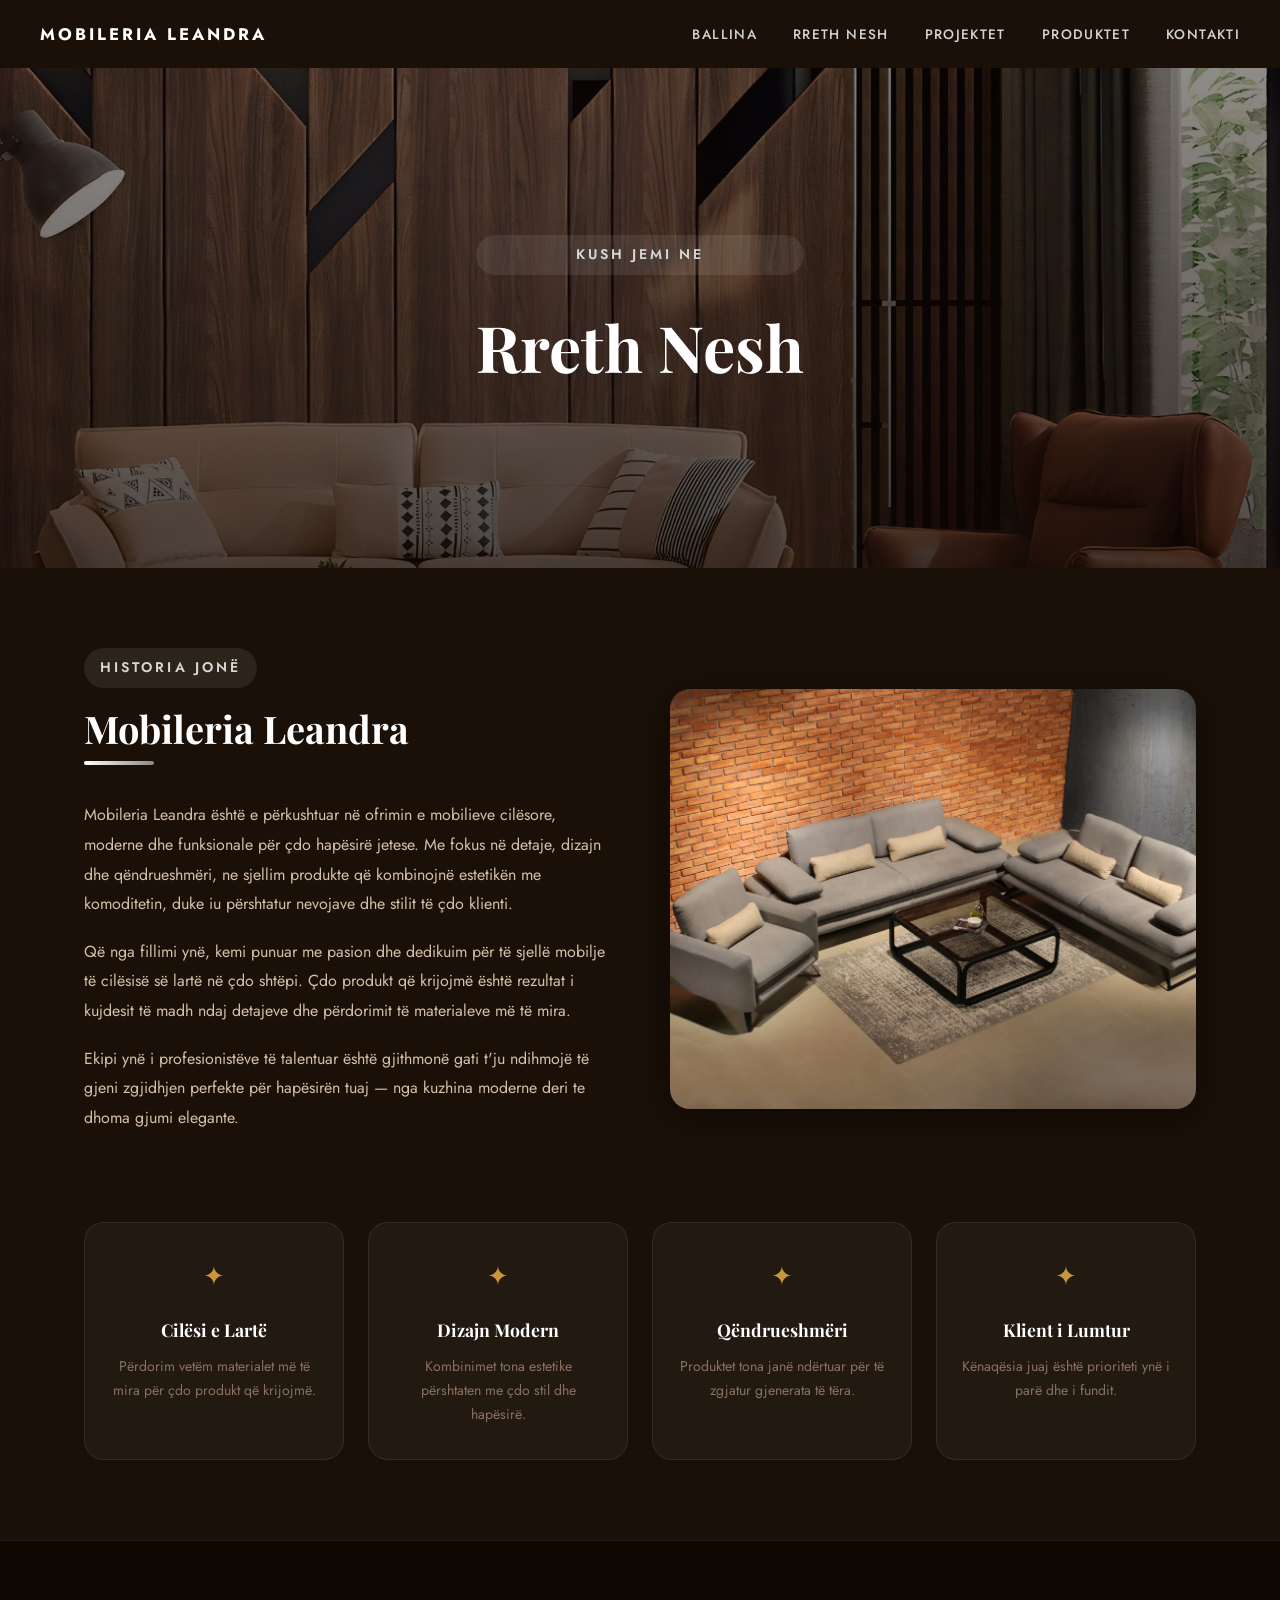
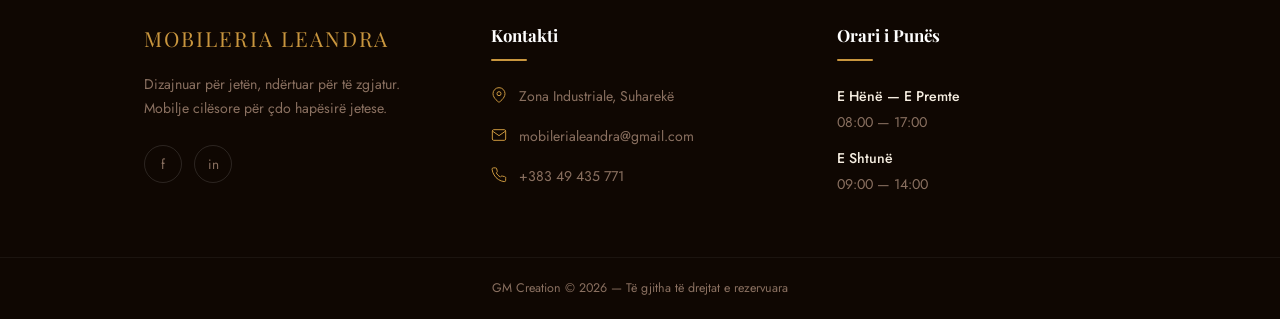
<file: mobilerialeandra/rrethnesh.html>
<!DOCTYPE html>
<html lang="sq">
<head>
  <meta charset="UTF-8" />
  <meta name="viewport" content="width=device-width, initial-scale=1.0" />
  <title>Rreth Nesh — Mobileria Leandra</title>
  <link rel="stylesheet" href="css/style.css" />
  <link href="https://fonts.googleapis.com/css2?family=Playfair+Display:ital,wght@0,400;0,600;0,700;1,400&family=Jost:wght@300;400;500;600&display=swap" rel="stylesheet" />
</head>
<body>

  <!-- NAVBAR -->
  <nav class="navbar scrolled" id="navbar">
    <div class="nav-container">
      <a href="index.html" class="nav-logo">MOBILERIA LEANDRA</a>
      <button class="hamburger" id="hamburger" aria-label="Menu">
        <span></span><span></span><span></span>
      </button>
      <ul class="nav-links" id="nav-links">
        <li><a href="index.html" class="nav-link">Ballina</a></li>
        <li><a href="rrethnesh.html" class="nav-link active">Rreth nesh</a></li>
        <li><a href="projektet.html" class="nav-link">Projektet</a></li>
        <li><a href="produktet.html" class="nav-link">Produktet</a></li>
        <li><a href="contact.html" class="nav-link">Kontakti</a></li>
      </ul>
    </div>
  </nav>

  <!-- HERO I VOGËL -->
  <section class="page-hero">
    <div class="page-hero-bg" style="background-image: url('img/int2.jpg')"></div>
    <div class="page-hero-overlay"></div>
    <div class="page-hero-content">
      <div class="section-tag centered">Kush jemi ne</div>
      <h1 class="page-hero-title">Rreth Nesh</h1>
    </div>
  </section>

  <!-- RRETH NESH CONTENT -->
  <section class="rreth-page">
    <div class="container">
      <div class="rreth-page-grid">

        <!-- TEKSTI -->
        <div class="rreth-page-text">
          <div class="section-tag">Historia jonë</div>
          <h2 class="section-title">Mobileria Leandra</h2>
          <div class="divider"></div>
          <p>Mobileria Leandra është e përkushtuar në ofrimin e mobilieve cilësore, moderne dhe funksionale për çdo hapësirë jetese. Me fokus në detaje, dizajn dhe qëndrueshmëri, ne sjellim produkte që kombinojnë estetikën me komoditetin, duke iu përshtatur nevojave dhe stilit të çdo klienti.</p>
          <p>Që nga fillimi ynë, kemi punuar me pasion dhe dedikuim për të sjellë mobilje të cilësisë së lartë në çdo shtëpi. Çdo produkt që krijojmë është rezultat i kujdesit të madh ndaj detajeve dhe përdorimit të materialeve më të mira.</p>
          <p>Ekipi ynë i profesionistëve të talentuar është gjithmonë gati t'ju ndihmojë të gjeni zgjidhjen perfekte për hapësirën tuaj — nga kuzhina moderne deri te dhoma gjumi elegante.</p>
        </div>

        <!-- FOTO -->
        <div class="rreth-page-img">
          <img src="img/interori1.jpg" alt="Rreth Nesh" />
        </div>

      </div>

      <!-- VLERAT -->
      <div class="vlerat-grid">
        <div class="vler-card">
          <div class="vler-icon">✦</div>
          <h3>Cilësi e Lartë</h3>
          <p>Përdorim vetëm materialet më të mira për çdo produkt që krijojmë.</p>
        </div>
        <div class="vler-card">
          <div class="vler-icon">✦</div>
          <h3>Dizajn Modern</h3>
          <p>Kombinimet tona estetike përshtaten me çdo stil dhe hapësirë.</p>
        </div>
        <div class="vler-card">
          <div class="vler-icon">✦</div>
          <h3>Qëndrueshmëri</h3>
          <p>Produktet tona janë ndërtuar për të zgjatur gjenerata të tëra.</p>
        </div>
        <div class="vler-card">
          <div class="vler-icon">✦</div>
          <h3>Klient i Lumtur</h3>
          <p>Kënaqësia juaj është prioriteti ynë i parë dhe i fundit.</p>
        </div>
      </div>
    </div>
  </section>

  <!-- FOOTER I RI -->
<footer class="footer-new">
  <div class="footer-grid">

    <!-- KOLONA 1 — Brand -->
    <div class="footer-brand">
      <span class="footer-logo">MOBILERIA LEANDRA</span>
      <p>Dizajnuar për jetën, ndërtuar për të zgjatur. Mobilje cilësore për çdo hapësirë jetese.</p>
      <div class="footer-social">
        <a href="#" aria-label="Facebook">f</a>
        <a href="#" aria-label="Instagram">in</a>
      </div>
    </div>

    <!-- KOLONA 2 — Kontakti -->
    <div class="footer-col">
      <h4>Kontakti</h4>
      <ul class="footer-contact-list">
        <li>
          <svg width="16" height="16" viewBox="0 0 24 24" fill="none" stroke="currentColor" stroke-width="1.5"><path d="M21 10c0 7-9 13-9 13s-9-6-9-13a9 9 0 0 1 18 0z"/><circle cx="12" cy="10" r="3"/></svg>
          Zona Industriale, Suharekë
        </li>
        <li>
          <svg width="16" height="16" viewBox="0 0 24 24" fill="none" stroke="currentColor" stroke-width="1.5"><path d="M4 4h16c1.1 0 2 .9 2 2v12c0 1.1-.9 2-2 2H4c-1.1 0-2-.9-2-2V6c0-1.1.9-2 2-2z"/><polyline points="22,6 12,13 2,6"/></svg>
          mobilerialeandra@gmail.com
        </li>
        <li>
          <svg width="16" height="16" viewBox="0 0 24 24" fill="none" stroke="currentColor" stroke-width="1.5"><path d="M22 16.92v3a2 2 0 0 1-2.18 2 19.79 19.79 0 0 1-8.63-3.07A19.5 19.5 0 0 1 4.69 12a19.79 19.79 0 0 1-3.07-8.67A2 2 0 0 1 3.6 1.27h3a2 2 0 0 1 2 1.72c.127.96.361 1.903.7 2.81a2 2 0 0 1-.45 2.11L7.91 8.91a16 16 0 0 0 6.09 6.09l.91-.91a2 2 0 0 1 2.11-.45c.907.339 1.85.573 2.81.7A2 2 0 0 1 22 16.92z"/></svg>
          +383 49 435 771
        </li>
      </ul>
    </div>

    <!-- KOLONA 3 — Orari -->
    <div class="footer-col">
      <h4>Orari i Punës</h4>
      <ul class="footer-hours">
        <li>
          <span>E Hënë — E Premte</span>
          <span>08:00 — 17:00</span>
        </li>
        <li>
          <span>E Shtunë</span>
          <span>09:00 — 14:00</span>
        </li>
        
      </ul>
    </div>
  </div>

  <div class="footer-bottom">
    <p>GM Creation &copy; 2026 &mdash; Të gjitha të drejtat e rezervuara</p>
  </div>
</footer>

<button id="topBtn" onclick="scrollToTop()">
   ↑
</button>
  <script src="js/main.js"></script>
</body>
</html>
</file>
<file: mobilerialeandra/css/style.css>
/* ===========================
   CSS VARIABLES & RESET
   =========================== */
:root {
  --brown-dark:   #1a1007;
  --brown-mid:    #2c1a0e;
  --brown-warm:   #3d2410;
  --brown-accent: #8b5e3c;
  --gold:         #c9963e;
  --gold-light:   #e2b86a;
  --cream:        #f5ede0;
  --white:        #ffffff;
  --text-light:   #d4bfa8;
  --text-muted:   #8a7060;
  --card-bg:      #231409;
  --overlay:      rgba(20, 10, 4, 0.72);
  --radius:       12px;
  --radius-lg:    20px;
  --transition:   0.35s cubic-bezier(0.4, 0, 0.2, 1);
  --font-display: 'Playfair Display', Georgia, serif;
  --font-body:    'Jost', sans-serif;
  --shadow:       0 8px 40px rgba(0,0,0,0.45);
  --shadow-sm:    0 4px 16px rgba(0,0,0,0.3);
}

*, *::before, *::after { box-sizing: border-box; margin: 0; padding: 0; }

html { scroll-behavior: smooth; }

body {
  font-family: var(--font-body);
  background: var(--brown-dark);
  color: var(--cream);
  line-height: 1.7;
  overflow-x: hidden;
}

img { display: block; width: 100%; height: 100%; object-fit: cover; }

a { text-decoration: none; color: inherit; }

/* ===========================
   UTILITIES
   =========================== */
.container {
  max-width: 1160px;
  margin: 0 auto;
  padding: 0 24px;
}

.section-tag {
  display: inline-block;
  font-family: var(--font-body);
  font-size: 0.72rem;
  font-weight: 600;
  letter-spacing: 0.22em;
  text-transform: uppercase;
  color: var(--gold);
  margin-bottom: 12px;
}
.section-tag.centered { display: block; text-align: center; }

.section-title {
  font-family: var(--font-display);
  font-size: clamp(1.9rem, 4vw, 2.9rem);
  font-weight: 600;
  color: var(--white);
  line-height: 1.2;
  margin-bottom: 16px;
}
.section-title.centered { text-align: center; }

.divider {
  width: 56px; height: 3px;
  background: linear-gradient(90deg, var(--gold), var(--gold-light));
  border-radius: 2px;
  margin-bottom: 28px;
}
.divider.centered { margin-left: auto; margin-right: auto; }

/* BUTTONS */
.btn-primary {
  display: inline-flex;
  align-items: center;
  gap: 8px;
  padding: 14px 36px;
  background: linear-gradient(135deg, var(--gold), var(--brown-accent));
  color: var(--white);
  font-family: var(--font-body);
  font-size: 0.9rem;
  font-weight: 600;
  letter-spacing: 0.08em;
  border-radius: 50px;
  border: none;
  cursor: pointer;
  transition: var(--transition);
  box-shadow: 0 4px 20px rgba(201,150,62,0.35);
}
.btn-primary:hover {
  transform: translateY(-2px);
  box-shadow: 0 8px 30px rgba(201,150,62,0.5);
  background: linear-gradient(135deg, var(--gold-light), var(--gold));
}

.btn-secondary {
  display: inline-flex;
  align-items: center;
  padding: 13px 34px;
  border: 2px solid var(--gold);
  color: var(--gold);
  font-family: var(--font-body);
  font-size: 0.9rem;
  font-weight: 600;
  letter-spacing: 0.08em;
  border-radius: 50px;
  background: transparent;
  cursor: pointer;
  transition: var(--transition);
}
.btn-secondary:hover {
  background: var(--gold);
  color: var(--brown-dark);
  transform: translateY(-2px);
}

.btn-outline {
  display: inline-flex;
  align-items: center;
  padding: 13px 44px;
  border: 1.5px solid rgba(201,150,62,0.6);
  color: var(--gold-light);
  font-family: var(--font-body);
  font-size: 0.9rem;
  font-weight: 500;
  letter-spacing: 0.06em;
  border-radius: 50px;
  background: transparent;
  cursor: pointer;
  transition: var(--transition);
}
.btn-outline:hover {
  border-color: var(--gold);
  color: var(--white);
  background: rgba(201,150,62,0.12);
}

/* =================================NAVBAR====================================================== */
.navbar {
  position: fixed;
  top: 0; left: 0; right: 0;
  z-index: 1000;
  padding: 0 40px;
  height: 68px;
  display: flex;
  align-items: center;
  background: transparent;
  transition: background 0.4s ease, box-shadow 0.4s ease;
}
.navbar.scrolled {
  background: rgba(20, 10, 4, 0.97);
  backdrop-filter: blur(12px);
  box-shadow: 0 2px 24px rgba(0,0,0,0.5);
}

.nav-container {
  width: 100%;
  max-width: 1200px;
  margin: 0 auto;
  display: flex;
  align-items: center;
  justify-content: space-between;
}

.nav-logo {
  font-family: var(--font-body);
  font-size: 1.05rem;
  font-weight: 700;
  letter-spacing: 0.18em;
  color: var(--white);
  text-transform: uppercase;
  transition: color var(--transition);
}
.nav-logo:hover { color: var(--gold); }

.nav-links {
  list-style: none;
  display: flex;
  gap: 36px;
}

.nav-link {
  font-size: 0.85rem;
  font-weight: 500;
  letter-spacing: 0.1em;
  text-transform: uppercase;
  color: rgba(255,255,255,0.82);
  position: relative;
  transition: color var(--transition);
}
.nav-link::after {
  content: '';
  position: absolute;
  bottom: -4px; left: 0;
  width: 0; height: 2px;
  background: var(--gold);
  border-radius: 1px;
  transition: width var(--transition);
}
.nav-link:hover,
.nav-link.active {
  color: var(--gold-light);
}
.nav-link:hover::after,
.nav-link.active::after { width: 100%; }

.hamburger {
  display: none;
  flex-direction: column;
  gap: 5px;
  background: none;
  border: none;
  cursor: pointer;
  padding: 4px;
}
.hamburger span {
  display: block;
  width: 24px; height: 2px;
  background: var(--white);
  border-radius: 1px;
  transition: var(--transition);
}
.hamburger.open span:nth-child(1) { transform: translateY(7px) rotate(45deg); }
.hamburger.open span:nth-child(2) { opacity: 0; }
.hamburger.open span:nth-child(3) { transform: translateY(-7px) rotate(-45deg); }



/* ===========================HERO====================================================== */
.hero {
  position: relative;
  height: 100vh;
  min-height: 600px;
  overflow: hidden;
  display: flex;
  align-items: center;
  justify-content: center;
}

.hero-slider {
  position: absolute;
  inset: 0;
}
.hero-slide {
  position: absolute;
  inset: 0;
  background-size: cover;
  background-position: center;
  opacity: 0;
  transform: scale(1.06);
  transition: opacity 1.1s ease, transform 7s ease;
}
.hero-slide.active {
  opacity: 1;
  transform: scale(1);
}

/* Fallback gradient backgrounds for when images aren't loaded */
.hero-slide:nth-child(1) { background-color: #3d2008; }
.hero-slide:nth-child(2) { background-color: #2a1a0a; }
.hero-slide:nth-child(3) { background-color: #1e1209; }

.hero-overlay {
  position: absolute;
  inset: 0;
  background: linear-gradient(
    to bottom,
    rgba(15,7,2,0.35) 0%,
    rgba(15,7,2,0.55) 50%,
    rgba(15,7,2,0.75) 100%
  );
  z-index: 1;
}

.hero-content {
  position: relative;
  z-index: 2;
  text-align: center;
  padding: 0 24px;
  max-width: 780px;
  animation: heroFadeIn 1.2s ease forwards;
}

@keyframes heroFadeIn {
  from { opacity: 0; transform: translateY(30px); }
  to   { opacity: 1; transform: translateY(0); }
}

.hero-title {
  font-family: var(--font-display);
  font-size: clamp(2rem, 5.5vw, 4rem);
  font-weight: 700;
  color: var(--white);
  line-height: 1.18;
  margin-bottom: 20px;
  text-shadow: 0 2px 20px rgba(0,0,0,0.5);
}

.hero-sub {
  font-size: clamp(1rem, 2vw, 1.2rem);
  font-weight: 300;
  color: var(--text-light);
  letter-spacing: 0.06em;
  margin-bottom: 40px;
  font-style: italic;
}

.slider-arrow {
  position: absolute;
  top: 50%;
  transform: translateY(-50%);
  z-index: 3;
  background: rgba(255,255,255,0.1);
  border: 1px solid rgba(255,255,255,0.2);
  color: var(--white);
  width: 48px; height: 48px;
  border-radius: 50%;
  font-size: 1.1rem;
  cursor: pointer;
  display: flex;
  align-items: center;
  justify-content: center;
  transition: var(--transition);
  backdrop-filter: blur(6px);
}
.slider-arrow:hover {
  background: rgba(201,150,62,0.4);
  border-color: var(--gold);
}
.slider-arrow.left { left: 28px; }
.slider-arrow.right { right: 28px; }

.slider-dots {
  position: absolute;
  bottom: 28px;
  left: 50%;
  transform: translateX(-50%);
  z-index: 3;
  display: flex;
  gap: 10px;
}
.slider-dot {
  width: 8px; height: 8px;
  border-radius: 50%;
  background: rgba(255,255,255,0.4);
  cursor: pointer;
  transition: var(--transition);
  border: none;
}
.slider-dot.active {
  background: var(--gold);
  width: 24px;
  border-radius: 4px;
}

/* ======================================RRETH NESH ================================================== */
.rreth-nesh {
  position: relative;
  min-height: 520px;
  display: flex;
  justify-content:center ;
  align-items: center;
  overflow: hidden;
  padding: 100px 0;
}

.rreth-bg {
  position: absolute;
  inset: 0;
  background-image: url('assets/rreth-nesh-bg.jpg');
  background-size: cover;
  background-position: center;
  background-color: #2c1a0e;
  filter: brightness(0.28);
}

.rreth-content {
  position: relative;
  z-index: 2;
  max-width: 640px;
  padding: 0 60px;
  text-align: center;
}

.rreth-text {
  font-size: 1.05rem;
  font-weight: 300;
  color: var(--text-light);
  line-height: 1.85;
  margin-bottom: 36px;
  font-style: italic;
}

/* ===============================================PROJEKTET========================================== */
.projektet {
  padding: 100px 0;
  background: var(--brown-dark);
}

.projektet-grid {
  display: grid;
  grid-template-columns: repeat(3, 1fr);
  gap: 24px;
  margin-top: 56px;
}

.projekt-card {
  background: var(--card-bg);
  border-radius: var(--radius-lg);
  overflow: hidden;
  cursor: pointer;
  transition: transform var(--transition), box-shadow var(--transition);
}
.projekt-card:hover {
  transform: translateY(-8px);
  box-shadow: 0 20px 50px rgba(0,0,0,0.5);
}

.projekt-img-wrap {
  position: relative;
  height: 240px;
  overflow: hidden;
}
.projekt-img-wrap img {
  transition: transform 0.6s ease;
}
.projekt-card:hover .projekt-img-wrap img {
  transform: scale(1.08);
}


/* Fallback colors when images not loaded */
.projekt-card:nth-child(1) .projekt-img-wrap { background: #3a2010; }
.projekt-card:nth-child(2) .projekt-img-wrap { background: #2a1a0e; }
.projekt-card:nth-child(3) .projekt-img-wrap { background: #1e1510; }

.projekt-label {
  padding: 18px 22px;
  display: flex;
  align-items: center;
  gap: 10px;
}
.projekt-num {
  font-family: var(--font-display);
  font-size: 1.4rem;
  color: var(--gold);
  font-weight: 400;
}
.projekt-name {
  font-size: 1rem;
  font-weight: 600;
  color: var(--white);
  letter-spacing: 0.04em;
}

/* ===========================PRODUKTET====================================================== */
.produktet {
  padding: 80px 0 100px;
  background: var(--brown-mid);
}

.filter-tabs {
  display: flex;
  justify-content: center;
  gap: 8px;
  margin: 44px 0 48px;
  flex-wrap: wrap;
}

.filter-btn {
  padding: 9px 26px;
  border-radius: 50px;
  border: 1.5px solid rgba(201,150,62,0.35);
  background: transparent;
  color: var(--text-light);
  font-family: var(--font-body);
  font-size: 0.85rem;
  font-weight: 500;
  cursor: pointer;
  letter-spacing: 0.06em;
  transition: var(--transition);
}
.filter-btn:hover,
.filter-btn.active {
  background: var(--gold);
  border-color: var(--gold);
  color: var(--brown-dark);
  font-weight: 600;
}

.produkte-grid {
  display: grid;
  grid-template-columns: repeat(3, 1fr);
  gap: 24px;
}

.produkt-card {
  background: var(--card-bg);
  border-radius: var(--radius-lg);
  overflow: hidden;
  transition: transform var(--transition), box-shadow var(--transition);
  animation: fadeUp 0.5s ease forwards;
}
.produkt-card:hover {
  transform: translateY(-6px);
  box-shadow: 0 16px 40px rgba(0,0,0,0.5);
}
.produkt-card.hidden { display: none; }

@keyframes fadeUp {
  from { opacity: 0; transform: translateY(20px); }
  to   { opacity: 1; transform: translateY(0); }
}

.produkt-img-wrap {
  height: 200px;
  overflow: hidden;
  position: relative;
}
.produkt-img-wrap img {
  transition: transform 0.6s ease;
}
.produkt-card:hover .produkt-img-wrap img {
  transform: scale(1.07);
}

/* Fallback colors */
.produkt-card:nth-child(1) .produkt-img-wrap { background: #3a2010; }
.produkt-card:nth-child(2) .produkt-img-wrap { background: #2c1a08; }
.produkt-card:nth-child(3) .produkt-img-wrap { background: #201408; }
.produkt-card:nth-child(4) .produkt-img-wrap { background: #351e0c; }
.produkt-card:nth-child(5) .produkt-img-wrap { background: #281608; }
.produkt-card:nth-child(6) .produkt-img-wrap { background: #1e1208; }

.produkt-info {
  padding: 16px 20px;
}
.produkt-info h3 {
  font-size: 0.97rem;
  font-weight: 600;
  color: var(--white);
  margin-bottom: 6px;
}
.produkt-cat {
  font-size: 0.75rem;
  color: var(--gold);
  letter-spacing: 0.1em;
  text-transform: uppercase;
  font-weight: 500;
}

.show-more-wrap {
  text-align: center;
  margin-top: 52px;
}

/* ===========================GALERIA Mbrenda Produktev =========================== */
.galeria {
  background: var(--brown-dark);
  padding: 80px 0;
}

.galeria-grid {
  display: grid;
  grid-template-columns: repeat(3, 1fr);
  grid-template-rows: auto auto;
  gap: 12px;
  max-width: 1160px;
  margin: 0 auto 40px;
  padding: 0 24px;
}

.gal-item {
  border-radius: var(--radius);
  overflow: hidden;
  height: 220px;
  transition: transform var(--transition);
}
.gal-item:hover { transform: scale(1.02); }
.gal-item.tall {
  grid-row: span 2;
  height: 100%;
  min-height: 452px;
}
.gal-item.wide { grid-column: span 2; }

/* Fallback colors */
.gal-item:nth-child(1) { background: #3d2010; }
.gal-item:nth-child(2) { background: #2c1a0a; }
.gal-item:nth-child(3) { background: #201408; }
.gal-item:nth-child(4) { background: #341c0c; }

.galeria-cta {
  text-align: center;
}


/* ================================FOOTER==================================================== */
.footer-new {
  background: #0f0702;
  border-top: 1px solid rgba(255,255,255,0.06);
  padding: 80px 0 0;
}
.footer-grid {
  max-width: 1160px;
  margin: 0 auto;
  padding: 0 80px 60px;
  display: grid;
  grid-template-columns: 1fr 1fr 1fr;
  gap: 48px;
  width: 90%;
  
}

/* KOLONA 1 — Logo */
.footer-brand .footer-logo {
  font-family: var(--font-display);
  font-size: 1.3rem;
  color: var(--gold);
  letter-spacing: 0.1em;
  margin-bottom: 16px;
  display: block;
}
.footer-brand p {
  font-size: 0.88rem;
  color: var(--text-muted);
  line-height: 1.75;
  margin-bottom: 24px;
}
.footer-social {
  display: flex;
  gap: 12px;
}
.footer-social a {
  width: 38px; height: 38px;
  border-radius: 50%;
  border: 1px solid rgba(255,255,255,0.12);
  display: flex;
  align-items: center;
  justify-content: center;
  color: var(--text-muted);
  font-size: 0.85rem;
  transition: var(--transition);
}
.footer-social a:hover {
  border-color: var(--gold);
  color: var(--gold);
}

/* KOLONA 2 — Kontakti info */
.footer-col h4 {
  font-family: var(--font-display);
  font-size: 1.05rem;
  color: var(--white);
  margin-bottom: 24px;
  position: relative;
  padding-bottom: 12px;
  
}
.footer-col h4::after {
  content: '';
  position: absolute;
  bottom: 0; left: 0;
  width: 36px; height: 2px;
  background: var(--gold);
  border-radius: 1px;
}
.footer-contact-list {
  list-style: none;
  display: flex;
  flex-direction: column;
  gap: 16px;
}
.footer-contact-list li {
  display: flex;
  align-items: flex-start;
  gap: 12px;
  font-size: 0.88rem;
  color: var(--text-muted);
}
.footer-contact-list li svg {
  color: var(--gold);
  flex-shrink: 0;
  margin-top: 2px;
}

/* KOLONA 3 — Orari */
.footer-hours {
  list-style: none;
  display: flex;
  flex-direction: column;
  gap: 12px;
}
.footer-hours li {
  font-size: 0.88rem;
  color: var(--text-muted);
  display: flex;
  flex-direction: column;
  gap: 2px;
}
.footer-hours li span:first-child {
  color: var(--cream);
  font-weight: 500;
}

/* -----------------------------------FOOTER FUNDI----------------------------------- */
.footer-bottom {
  border-top: 1px solid rgba(255,255,255,0.05);
  padding: 20px 24px;
  text-align: center;
}
.footer-bottom p {
  font-size: 0.78rem;
  color: var(--text-muted);
}

/* RESPONSIVE */
@media (max-width: 992px) {
  .footer-grid {
    grid-template-columns: 1fr 1fr;
  }
}
@media (max-width: 580px) {
  .footer-grid {
    grid-template-columns: 1fr;
  }
}
/* ===========================
   SCROLL ANIMATIONS
   =========================== */
.reveal {
  opacity: 0;
  transform: translateY(32px);
  transition: opacity 0.7s ease, transform 0.7s ease;
}
.reveal.visible {
  opacity: 1;
  transform: none;
}

/* ===========================
   RESPONSIVE
   =========================== */
@media (max-width: 992px) {
  .projektet-grid,
  .produkte-grid { grid-template-columns: repeat(2, 1fr); }
  .kontakti-grid { grid-template-columns: 1fr; gap: 40px; }
  .rreth-content { padding: 0 40px; }
  .galeria-grid { grid-template-columns: repeat(2, 1fr); }
  .gal-item.tall { grid-row: span 1; min-height: 220px; }
  .gal-item.wide { grid-column: span 1; }
}

@media (max-width: 768px) {
  .navbar { padding: 0 20px; }
  .hamburger { display: flex; }

  .nav-links {
    position: fixed;
    top: 68px; left: 0; right: 0;
    background: rgba(20,10,4,0.98);
    flex-direction: column;
    align-items: center;
    gap: 0;
    padding: 0;
    max-height: 0;
    overflow: hidden;
    transition: max-height 0.4s ease;
  }
  .nav-links.open { max-height: 360px; }
  .nav-links li { width: 100%; }
  .nav-link {
    display: block;
    padding: 16px 24px;
    border-bottom: 1px solid rgba(255,255,255,0.05);
    text-align: center;
  }
  .nav-link::after { display: none; }

  .projektet-grid,
  .produkte-grid { grid-template-columns: 1fr; }
  .galeria-grid { grid-template-columns: 1fr; }
  .gal-item.tall,
  .gal-item.wide { grid-row: auto; grid-column: auto; }

  .rreth-nesh { padding: 72px 0; }
  .rreth-content { padding: 0 24px; }

  .slider-arrow { display: none; }
}

@media (max-width: 480px) {
  .section-title { font-size: 1.7rem; }
  .hero-title { font-size: 1.8rem; }
  .info-card { padding: 24px 18px; }
}

/* ===========================HERO ALL PAGE===========================*/
.page-hero {
  position: relative;
  height: 500px;
  display: flex;
  align-items: center;
  justify-content: center;
  margin-top: 68px;
} 
.page-hero-bg {
  position: absolute;
  inset: 0;
  background-size: cover;
  background-position: center;
  background-color: #2c1a0e;
  filter: brightness(0.9);
}
.page-hero-overlay {
  position: absolute;
  inset: 0;
  background: linear-gradient(to bottom, rgba(15,7,2,0.4), rgba(15,7,2,0.7));
}
.page-hero-content {
  position: relative;
  z-index: 2;
  text-align: center;
}
.page-hero-title {
  font-family: var(--font-display);
  font-size: clamp(2.5rem, 5vw, 4rem);
  color: var(--white);
  font-weight: 700;
}

/* ===========================RRETH NESH PAGE===========================*/
.rreth-page {
  padding: 80px 0;
  background: var(--brown-dark);
}
.rreth-page-grid {
  display: grid;
  grid-template-columns: 1fr 1fr;
  gap: 60px;
  align-items: center;
  margin-bottom: 72px;
}
.rreth-page-text p {
  color: var(--text-light);
  font-size: 1rem;
  line-height: 1.85;
  margin-bottom: 18px;
}
.rreth-page-img {
  border-radius: var(--radius-lg);
  overflow: hidden;
  height: 420px;
  box-shadow: var(--shadow);
}

/* ===========================VLERAT TE RRETH NESH PAGE===========================*/
.vlerat-grid {
  display: grid;
  grid-template-columns: repeat(4, 1fr);
  gap: 24px;
  margin-top: 20px;
}
.vler-card {
  background: rgba(255,255,255,0.04);
  border: 1px solid rgba(255,255,255,0.08);
  border-radius: var(--radius-lg);
  padding: 32px 24px;
  text-align: center;
  transition: transform var(--transition);
}
.vler-card:hover {
  transform: translateY(-6px);
}
.vler-icon {
  font-size: 1.6rem;
  color: var(--gold);
  margin-bottom: 16px;
}
.vler-card h3 {
  font-family: var(--font-display);
  font-size: 1.1rem;
  color: var(--white);
  margin-bottom: 10px;
}
.vler-card p {
  font-size: 0.88rem;
  color: var(--text-muted);
  line-height: 1.7;
}

@media (max-width: 992px) {
  .rreth-page-grid { grid-template-columns: 1fr; }
  .vlerat-grid { grid-template-columns: repeat(2, 1fr); }
}
@media (max-width: 480px) {
  .vlerat-grid { grid-template-columns: 1fr; }
}  


/*======================PROJEKTET PAGE===============*/


.projektet-grid{
  display:grid;
  grid-template-columns:repeat(auto-fit,minmax(320px,1fr));
  gap:30px;
}

.projekt-card{
  position:relative;
  overflow:hidden;
  border-radius:25px;
  cursor:pointer;
  height:420px;
  box-shadow:0 10px 30px rgba(0,0,0,0.12);
  transition:0.4s ease;
  
}

.projekt-card:hover{
  transform:translateY(-10px);
}

.projekt-img-wrap{
  width:100%;
  height:100%;
}

.projekt-img-wrap img{
  width:100%;
  height:100%;
  object-fit:cover;
  transition:0.6s ease;
  filter:brightness(90%);
}

.projekt-card:hover img{
  transform:scale(1.08);
  filter:brightness(70%);
}

.projekt-overlay{
  position:absolute;
  bottom:0;
  left:0;
  width:100%;
  padding:30px;
  background:linear-gradient(to top, rgba(0,0,0,0.75), transparent);
  color:white;
}

.projekt-num{
  font-size:14px;
  letter-spacing:2px;
  opacity:0.8;
}

.projekt-overlay h3{
  margin-top:8px;
  font-size:28px;
  font-weight:600;
}

@media(max-width:768px){

  .projekt-card{
    height:320px;
  }

  .projekt-overlay h3{
    font-size:22px;
  }

}

/* ================================PRODUKTET PAGE================================================== */
.produkte-page {
  padding: 70px 0 100px;
  background: var(--brown-dark);
}

.produkte-page-grid {
  display: grid;
  grid-template-columns: repeat(3, 1fr);
  gap: 28px;
  margin-top: 48px;
}

.produkte-page-card {
  background: var(--card-bg);
  border-radius: var(--radius-lg);
  overflow: hidden;
  cursor: pointer;
  transition: transform var(--transition), box-shadow var(--transition);
}
.produkte-page-card:hover {
  transform: translateY(-8px);
  box-shadow: 0 20px 50px rgba(0,0,0,0.5);
}
.produkte-page-card.hidden { display: none; }

.produkte-page-img {
  position: relative;
  height: 260px;
  overflow: hidden;
}
.produkte-page-img img {
  width: 100%;
  height: 100%;
  object-fit: cover;
  transition: transform 0.6s ease;
}
.produkte-page-card:hover .produkte-page-img img {
  transform: scale(1.07);
}

.produkte-page-overlay {
  position: absolute;
  inset: 0;
  background: rgba(201,150,62,0.75);
  display: flex;
  align-items: center;
  justify-content: center;
  opacity: 0;
  transition: opacity var(--transition);
}
.produkte-page-overlay span {
  font-weight: 600;
  font-size: 0.9rem;
  letter-spacing: 0.1em;
  text-transform: uppercase;
  color: var(--white);
}
.produkte-page-card:hover .produkte-page-overlay {
  opacity: 1;
}

.produkte-page-info {
  padding: 18px 22px;
}
.produkte-page-info h3 {
  font-size: 1rem;
  font-weight: 600;
  color: var(--white);
  margin-bottom: 6px;
}
.produkte-page-info span {
  font-size: 0.78rem;
  color: var(--gold);
  letter-spacing: 0.1em;
  text-transform: uppercase;
}

@media (max-width: 992px) {
  .produkte-page-grid { grid-template-columns: repeat(2, 1fr); }
}
@media (max-width: 580px) {
  .produkte-page-grid { grid-template-columns: 1fr; }
}

/* ====================================4 KARTAT TE PRODUKTET================================= */
.perse-ne {
  padding: 80px 0;
  background: var(--brown-mid);
}

.perse-ne-grid {
  display: grid;
  grid-template-columns: repeat(4, 1fr);
  gap: 32px;
}

.perse-ne-item {
  padding: 36px 28px;
  background: rgba(255,255,255,0.03);
  border: 1px solid rgba(255,255,255,0.06);
  border-radius: var(--radius-lg);
  transition: transform var(--transition), border-color var(--transition);
}
.perse-ne-item:hover {
  transform: translateY(-6px);
  border-color: rgba(201,150,62,0.3);
}

.perse-ne-num {
  font-family: var(--font-display);
  font-size: 3rem;
  color: rgba(201,150,62,0.2);
  line-height: 1;
  margin-bottom: 16px;
  font-weight: 700;
}

.perse-ne-item h3 {
  font-family: var(--font-display);
  font-size: 1.1rem;
  color: var(--white);
  margin-bottom: 12px;
}

.perse-ne-item p {
  font-size: 0.88rem;
  color: var(--text-muted);
  line-height: 1.75;
}

/* ============================NA KONTAKTONI TE PRODUKTET===========================================*/
.cta-banner {
  position: relative;
  height: 400px;
  display: flex;
  align-items: center;
  justify-content: center;
  overflow: hidden;
}

.cta-banner-bg {
  position: absolute;
  inset: 0;
  background-size: cover;
  background-position: center;
  filter: brightness(0.7);
}

.cta-banner-overlay {
  position: absolute;
  inset: 0;
  background: linear-gradient(135deg, rgba(26,16,7,0.8), rgba(44,26,14,0.6));
}

.cta-banner-content {
  position: relative;
  z-index: 2;
  text-align: center;
  padding: 0 24px;
}

.cta-banner-content h2 {
  font-family: var(--font-display);
  font-size: clamp(1.8rem, 4vw, 3rem);
  color: var(--white);
  margin-bottom: 16px;
}

.cta-banner-content p {
  font-size: 1.05rem;
  color: var(--text-light);
  margin-bottom: 36px;
  font-style: italic;
}

@media (max-width: 992px) {
  .perse-ne-grid { grid-template-columns: repeat(2, 1fr); }
}
@media (max-width: 580px) {
  .perse-ne-grid { grid-template-columns: 1fr; }
  .cta-banner { height: 320px; }
}

/* =====================================KONTAKTI PAGE=================================== */

.kontakt-page {
  padding: 100px 20px;
  background: var(--brown-mid);
  color: white;
  
}

.kontakt-page .container {
  max-width: 1200px;
  margin: auto;
}

.kontakt-page-grid {
  display: grid;
  grid-template-columns: 1fr 1fr;
  gap: 40px;
  align-items: start;
}

/* =======================FORM TEK KONTAKTI========================================= */

.kontakt-form-box {
  background:var(--brown-dark);
  padding: 40px;
  border-radius: 24px;
  box-shadow: 0 10px 35px rgba(0,0,0,0.35);
  border: 1px solid rgba(56, 51, 51, 0.06);
}

.section-tag {
  display: inline-block;
  padding: 8px 16px;
  background: rgba(255,255,255,0.08);
  border-radius: 30px;
  font-size: 14px;
  color: #d6d6d6;
  margin-bottom: 18px;
}

.section-title {
  font-size: 38px;
  font-weight: 700;
  margin-bottom: 10px;
  color: white;
}

.divider {
  width: 70px;
  height: 4px;
  background: linear-gradient(to right, #ffffff, #888888);
  border-radius: 20px;
  margin-bottom: 35px;
}

/* =========================FORM========================= */

.kontakt-form {
  display: flex;
  flex-direction: column;
  gap: 20px;
}

.kontakt-form-row {
  display: grid;
  grid-template-columns: 1fr 1fr;
  gap: 20px;
}

.form-group {
  display: flex;
  flex-direction: column;
}

.form-group label {
  margin-bottom: 10px;
  font-size: 15px;
  color: #d0d0d0;
  font-weight: 500;
}

.form-group input,
.form-group textarea {
 
  
  border-radius: 14px;
  padding :15px 18px;
  color: rgb(41, 38, 38);
  font-size: 15px;
  outline: none;
  transition: 0.3s ease;
}

.form-group input:focus,
.form-group textarea:focus {
  border-color: white;
  box-shadow: 0 0 0 4px rgba(255,255,255,0.08);
}

.form-group textarea {
  resize: none;
}

/* =====================================MAP================================ */

.kontakt-map {
  background:var(--brown-dark);
  padding: 20px;
  border-radius: 24px;
  height: 100%;
  box-shadow: 0 10px 35px rgba(0,0,0,0.2);
  border: 1px solid rgba(255,255,255,0.06);
}

.kontakt-map iframe {
  width: 100%;
  height: 100%;
  min-height: 520px;
  border: none;
  border-radius: 18px;
}

/* ======================RESPONSIVE I  KONTAKTIT======================== */

@media (max-width: 900px) {
  .kontakt-page-grid {
    grid-template-columns: 1fr;
  }

  .kontakt-form-row {
    grid-template-columns: 1fr;
  }

  .section-title {
    font-size: 30px;
  }

  .kontakt-form-box,
  .kontakt-map {
    padding: 25px;
  }

  .kontakt-map iframe {
    min-height: 300px;
  }
}

@media (max-width: 500px) {
  .kontakt-page {
    padding: 70px 15px;
  }

  .section-title {
    font-size: 26px;
  }

  .btn-primary {
    width: 100%;
  }
}

.hidden{
  display: none !important;
}



#topBtn {
    display: none;
    position: fixed;
    bottom: 20px;
    right: 20px;
    z-index: 100;
    border: none;
    background: #8B5E3C;
    color: white;
    padding: 12px 15px;
    border-radius: 50%;
    cursor: pointer;
    font-size: 20px;
    transition: 0.3s;
}

#topBtn:hover {
    background: #6d472d;
}
</file>
